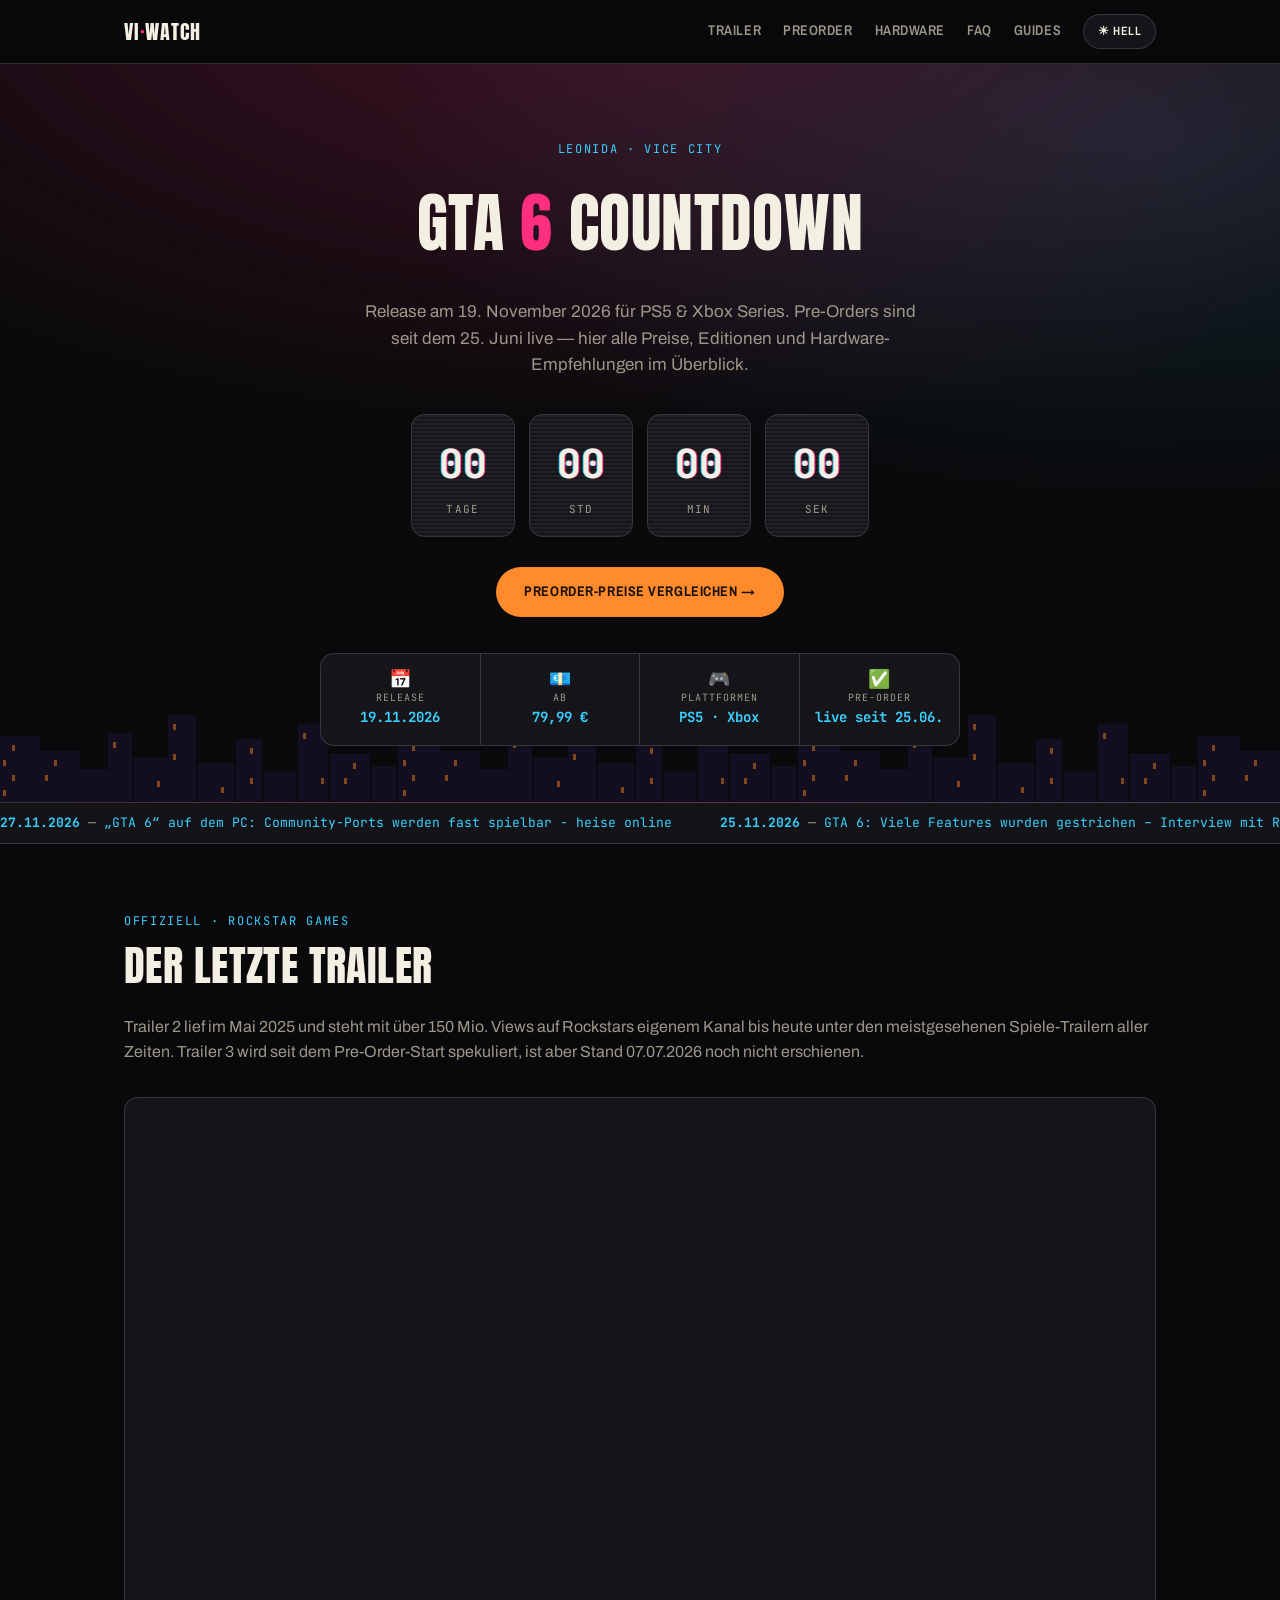
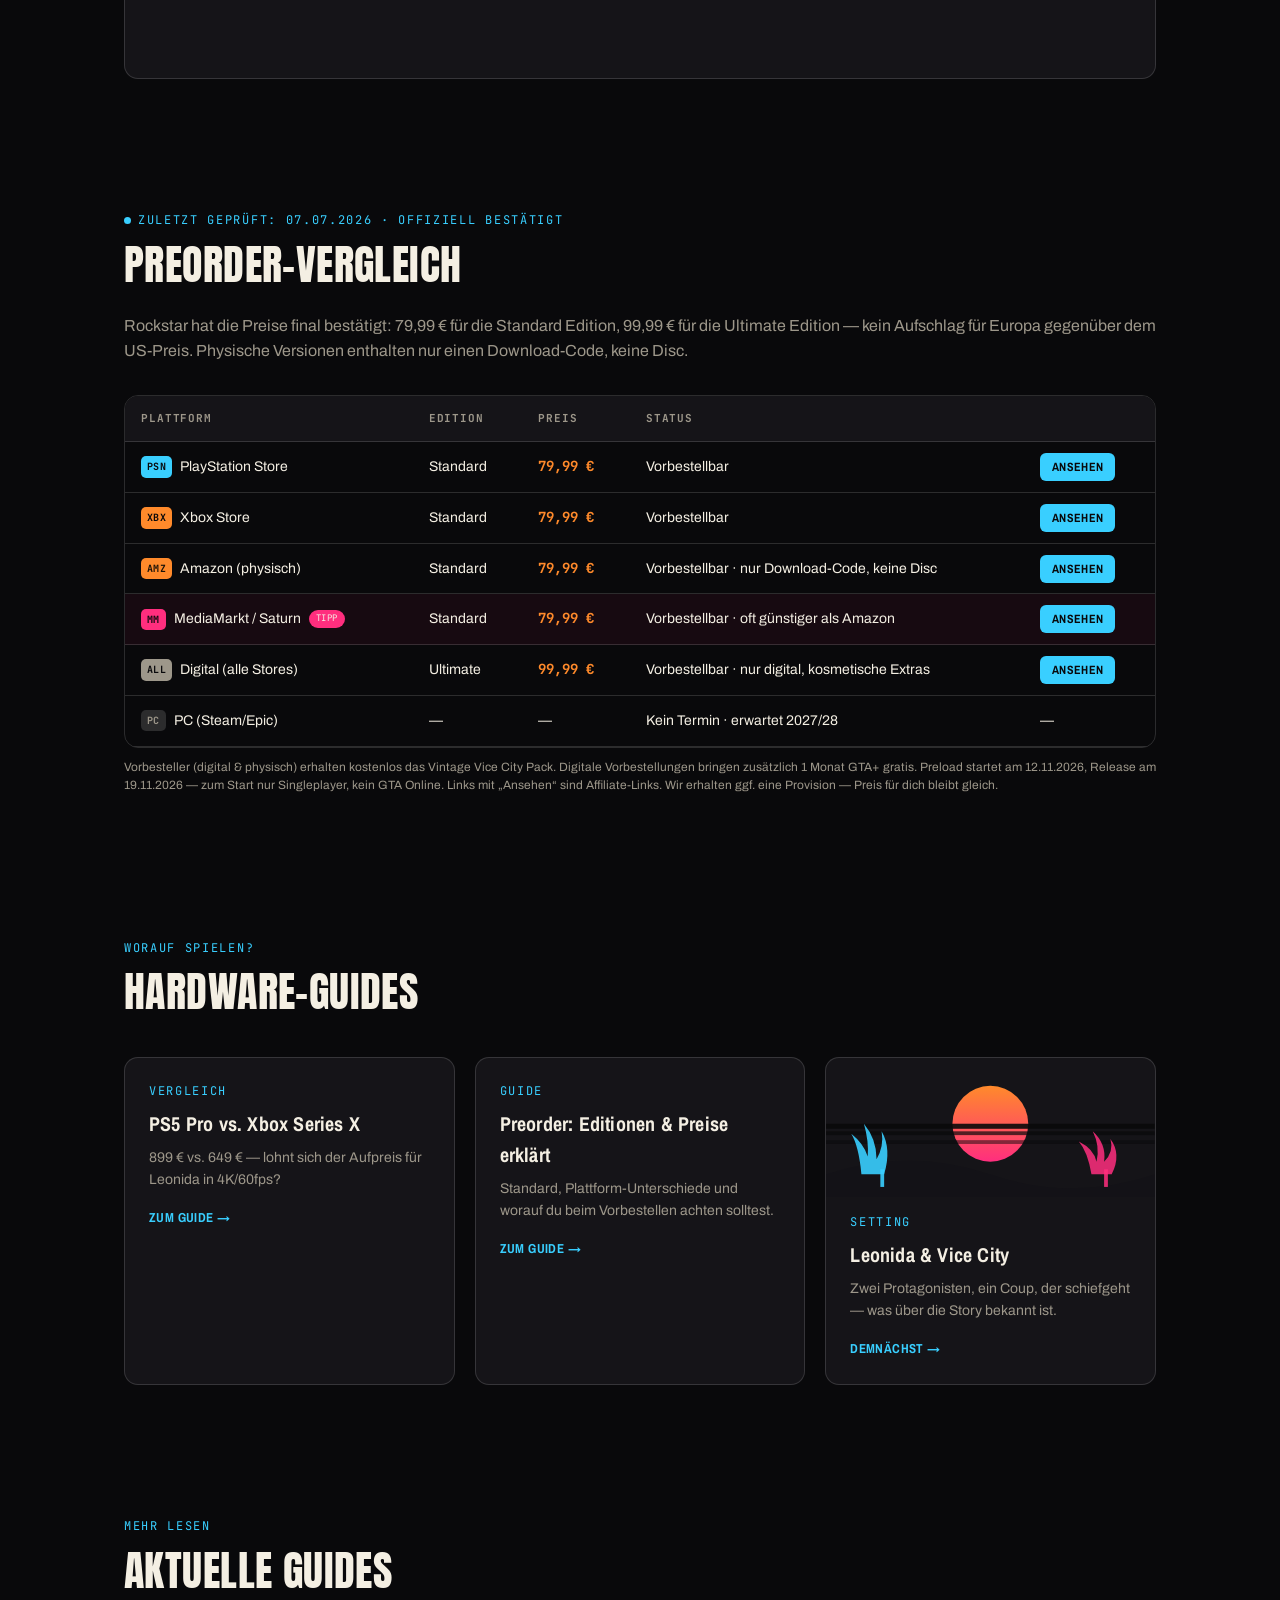
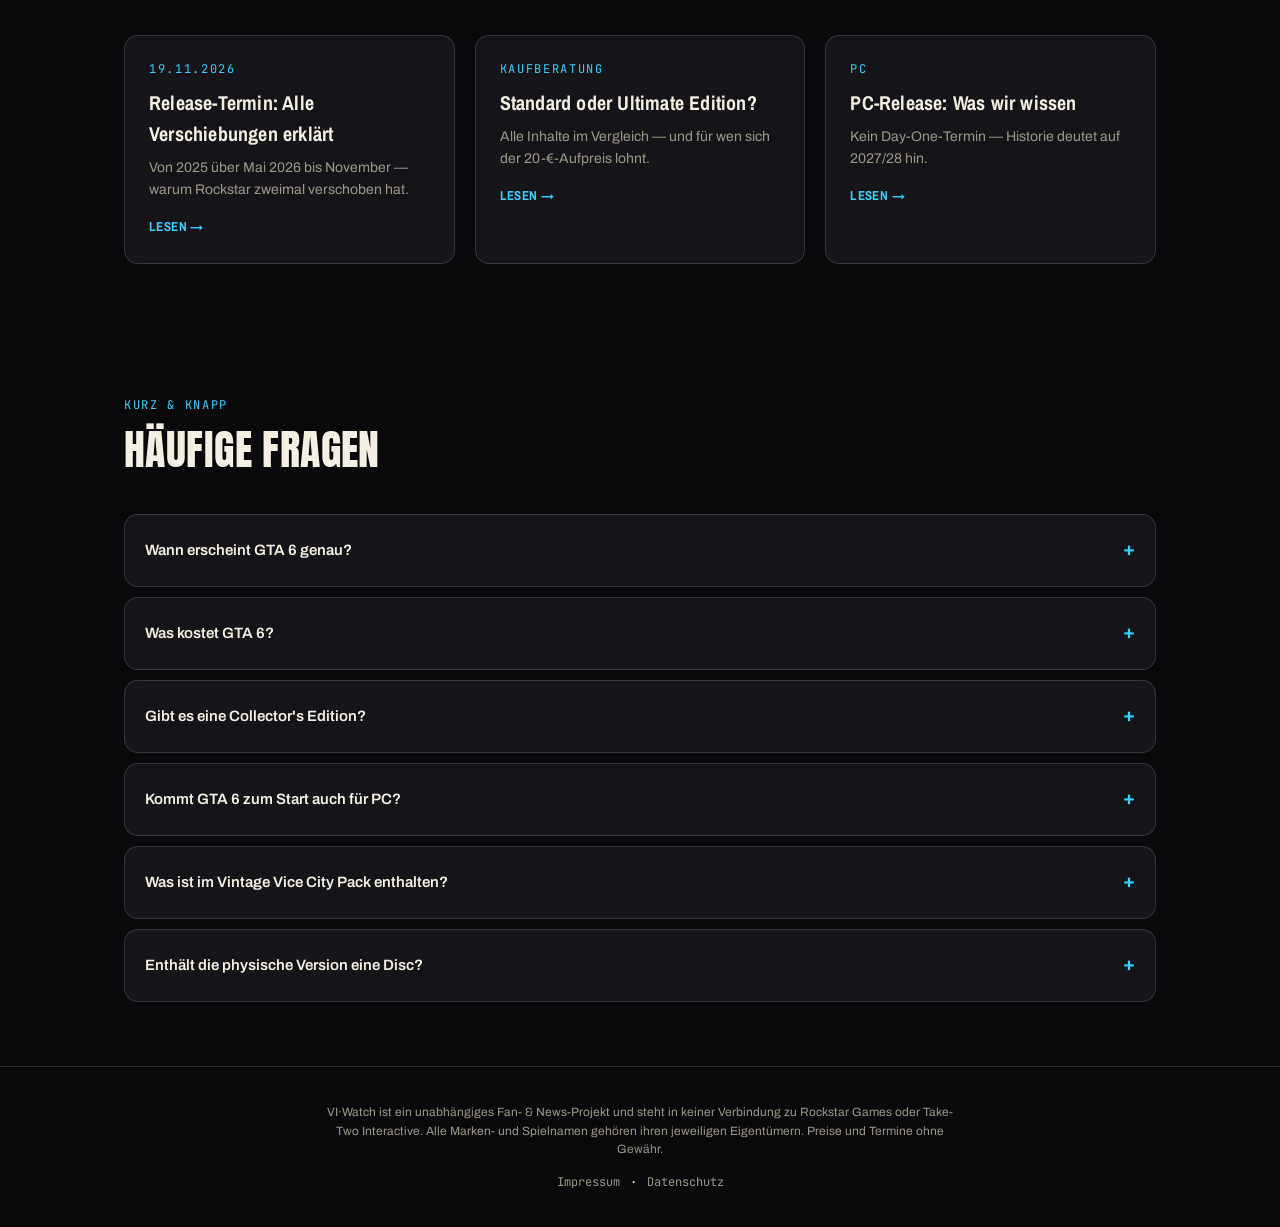
<file: index.html>
<!DOCTYPE html>
<html lang="de">
<head>
<meta charset="UTF-8">
<meta name="viewport" content="width=device-width, initial-scale=1">
<script>(function(){try{var t=localStorage.getItem('viwatch-theme');if(t)document.documentElement.setAttribute('data-theme',t);}catch(e){}})();</script>
<title>GTA 6 Countdown &amp; Preorder-Guide 2026 | VI Watch</title>
<meta name="description" content="Live-Countdown bis zum GTA 6 Release am 19. November 2026, aktuelle Preorder-Preise im Vergleich und Hardware-Guides für PS5 Pro & Xbox Series X.">
<link rel="canonical" href="https://vi-watch.de/">
<link rel="icon" type="image/svg+xml" href="favicon.svg">

<meta property="og:type" content="website">
<meta property="og:url" content="https://vi-watch.de/">
<meta property="og:title" content="GTA 6 Countdown & Preorder-Guide 2026">
<meta property="og:description" content="Live-Countdown bis Release, aktuelle Preorder-Preise im Vergleich und Hardware-Guides für PS5 Pro & Xbox Series X.">
<meta property="og:image" content="https://vi-watch.de/assets/og-image-small_1.png">
<meta name="twitter:card" content="summary_large_image">
<meta name="twitter:title" content="GTA 6 Countdown & Preorder-Guide 2026">
<meta name="twitter:description" content="Live-Countdown bis Release, aktuelle Preorder-Preise im Vergleich und Hardware-Guides.">
<meta name="twitter:image" content="https://vi-watch.de/assets/og-image-small_1.png">

<link rel="preconnect" href="https://fonts.googleapis.com">
<link rel="preconnect" href="https://fonts.gstatic.com" crossorigin>
<link href="https://fonts.googleapis.com/css2?family=Anton&family=Archivo:ital,wght@0,400;0,600;0,700;1,500&family=Archivo+Narrow:wght@500;600;700&family=JetBrains+Mono:wght@500;700&display=swap" rel="stylesheet">
<link rel="stylesheet" href="css/style.css">
<meta name="google-site-verification" content="24-p9pNLSEVLA7XYy8ynx0TkYXEGXsWnKeYws7R5Zsg" />
<!-- Google tag (gtag.js) -->
<script async src="https://www.googletagmanager.com/gtag/js?id=G-PHENVWCTR6"></script>
<script>
  window.dataLayer = window.dataLayer || [];
  function gtag(){dataLayer.push(arguments);}
  gtag('js', new Date());
  gtag('config', 'G-PHENVWCTR6');
</script>
<script type="application/ld+json">
{
  "@context": "https://schema.org",
  "@type": "FAQPage",
  "mainEntity": [
    {"@type":"Question","name":"Wann erscheint GTA 6 genau?","acceptedAnswer":{"@type":"Answer","text":"Der 19. November 2026 ist der bestätigte Release für PS5 und Xbox Series X|S — nach zwei Verschiebungen (ursprünglich 2025, dann Mai 2026)."}},
    {"@type":"Question","name":"Was kostet GTA 6?","acceptedAnswer":{"@type":"Answer","text":"79,99 € für die Standard Edition, 99,99 € für die Ultimate Edition. Kein Aufschlag gegenüber dem US-Preis."}},
    {"@type":"Question","name":"Gibt es eine Collector's Edition?","acceptedAnswer":{"@type":"Answer","text":"Nein. Rockstar bietet ausschließlich Standard und Ultimate Edition an."}},
    {"@type":"Question","name":"Kommt GTA 6 zum Start auch für PC?","acceptedAnswer":{"@type":"Answer","text":"Nein, eine PC-Fassung ist bestätigt aber ohne Termin, erwartet frühestens 2027/2028."}},
    {"@type":"Question","name":"Was ist im Vintage Vice City Pack enthalten?","acceptedAnswer":{"@type":"Answer","text":"Ein Vapid Stanier (1955) mit Garage, Vintage-Outfits für Jason und Lucia sowie eine Waffenfolierung, kostenlos bei Kauf oder Vorbestellung vor dem 20.11.2026."}},
    {"@type":"Question","name":"Enthält die physische Version eine Disc?","acceptedAnswer":{"@type":"Answer","text":"Nein, auch die Box-Version enthält nur einen Download-Code, keinen Datenträger."}}
  ]
}
</script>
</head>
<body>

<nav class="nav">
  <div class="wrap">
    <div class="brand">VI<span>·</span>WATCH</div>
    <ul>
      <li><a href="#trailer">Trailer</a></li>
      <li><a href="#preorder">Preorder</a></li>
      <li><a href="#hardware">Hardware</a></li>
      <li><a href="#faq">FAQ</a></li>
      <li><a href="#guides">Guides</a></li>
      <li><button id="theme-toggle" class="theme-toggle" type="button" aria-label="Zwischen Dark und Light Mode wechseln">☀ Hell</button></li>
    </ul>
  </div>
</nav>

<header class="hero">
  <div class="wrap">
    <span class="eyebrow">Leonida · Vice City</span>
    <h1>GTA <em>6</em> Countdown</h1>
    <p class="sub">Release am 19. November 2026 für PS5 &amp; Xbox Series. Pre-Orders sind seit dem 25. Juni live — hier alle Preise, Editionen und Hardware-Empfehlungen im Überblick.</p>

    <div class="countdown" aria-label="Countdown bis Release">
      <div class="unit"><span class="num" id="cd-days">–</span><span class="label">Tage</span></div>
      <div class="unit"><span class="num" id="cd-hours">–</span><span class="label">Std</span></div>
      <div class="unit"><span class="num" id="cd-mins">–</span><span class="label">Min</span></div>
      <div class="unit"><span class="num" id="cd-secs">–</span><span class="label">Sek</span></div>
    </div>

    <a class="cta" href="#preorder">Preorder-Preise vergleichen →</a>

    <ul class="quickfacts" aria-label="Kurzübersicht">
      <li><span class="qf-ico" aria-hidden="true">📅</span><span class="qf-label">Release</span><span class="qf-val">19.11.2026</span></li>
      <li><span class="qf-ico" aria-hidden="true">💶</span><span class="qf-label">Ab</span><span class="qf-val">79,99 €</span></li>
      <li><span class="qf-ico" aria-hidden="true">🎮</span><span class="qf-label">Plattformen</span><span class="qf-val">PS5 · Xbox</span></li>
      <li><span class="qf-ico" aria-hidden="true">✅</span><span class="qf-label">Pre-Order</span><span class="qf-val">live seit 25.06.</span></li>
    </ul>
  </div>
</header>

<div class="ticker-bar">
  <div class="ticker-track" id="ticker-track">
    <span>Meldungen werden geladen …</span>
  </div>
</div>

<section id="trailer">
  <div class="wrap">
    <div class="section-head">
      <span class="eyebrow">Offiziell · Rockstar Games</span>
      <h2>Der letzte Trailer</h2>
      <p>Trailer 2 lief im Mai 2025 und steht mit über 150 Mio. Views auf Rockstars eigenem Kanal bis heute unter den meistgesehenen Spiele-Trailern aller Zeiten. Trailer 3 wird seit dem Pre-Order-Start spekuliert, ist aber Stand 07.07.2026 noch nicht erschienen.</p>
    </div>
    <div class="video-embed">
      <iframe src="https://www.youtube-nocookie.com/embed/VQRLujxTm3c" title="Grand Theft Auto VI – Trailer 2 (offizieller Rockstar-Games-Kanal)" loading="lazy" allow="accelerometer; autoplay; clipboard-write; encrypted-media; gyroscope; picture-in-picture" allowfullscreen></iframe>
    </div>
  </div>
</section>

<section id="preorder">
  <div class="wrap">
    <div class="section-head">
      <span class="eyebrow"><span class="live-dot" aria-hidden="true"></span>Zuletzt geprüft: 07.07.2026 · offiziell bestätigt</span>
      <h2>Preorder-Vergleich</h2>
      <p>Rockstar hat die Preise final bestätigt: 79,99 € für die Standard Edition, 99,99 € für die Ultimate Edition — kein Aufschlag für Europa gegenüber dem US-Preis. Physische Versionen enthalten nur einen Download-Code, keine Disc.</p>
    </div>
    <div class="table-wrap">
      <table>
        <thead>
          <tr><th>Plattform</th><th>Edition</th><th>Preis</th><th>Status</th><th></th></tr>
        </thead>
        <tbody>
          <tr>
            <td data-label="Plattform"><span class="platform"><span class="badge badge-psn">PSN</span>PlayStation Store</span></td>
            <td data-label="Edition">Standard</td>
            <td data-label="Preis" class="price">79,99 €</td>
            <td data-label="Status">Vorbestellbar</td>
            <td data-label=""><a class="buy" href="https://www.instant-gaming.com/de/15506-buy-playstation-store-grand-theft-auto-vi-playstation-5-playstation-store/?igr=gamer-f0eb34f" rel="sponsored">Ansehen</a></td>
          </tr>
          <tr>
            <td data-label="Plattform"><span class="platform"><span class="badge badge-xbx">XBX</span>Xbox Store</span></td>
            <td data-label="Edition">Standard</td>
            <td data-label="Preis" class="price">79,99 €</td>
            <td data-label="Status">Vorbestellbar</td>
            <td data-label=""><a class="buy" href="https://www.instant-gaming.com/de/15505-buy-xbox-series-x-s-grand-theft-auto-vi-xbox-series-x-s-microsoft-store/?igr=gamer-f0eb34f" rel="sponsored">Ansehen</a></td>
          </tr>
          <tr>
            <td data-label="Plattform"><span class="platform"><span class="badge badge-amz">AMZ</span>Amazon (physisch)</span></td>
            <td data-label="Edition">Standard</td>
            <td data-label="Preis" class="price">79,99 €</td>
            <td data-label="Status">Vorbestellbar · nur Download-Code, keine Disc</td>
            <td data-label=""><a class="buy" href="https://www.amazon.de/dp/B0GZHLKPGL?tag=viwatch21-21" rel="sponsored">Ansehen</a></td>
          </tr>
          <tr class="row-tip">
            <td data-label="Plattform"><span class="platform"><span class="badge badge-mm">MM</span>MediaMarkt / Saturn<span class="tip-pill">Tipp</span></span></td>
            <td data-label="Edition">Standard</td>
            <td data-label="Preis" class="price">79,99 €</td>
            <td data-label="Status">Vorbestellbar · oft günstiger als Amazon</td>
            <td data-label=""><a class="buy" href="#AFF-MM-STD" rel="sponsored">Ansehen</a></td>
          </tr>
          <tr>
            <td data-label="Plattform"><span class="platform"><span class="badge badge-all">ALL</span>Digital (alle Stores)</span></td>
            <td data-label="Edition">Ultimate</td>
            <td data-label="Preis" class="price">99,99 €</td>
            <td data-label="Status">Vorbestellbar · nur digital, kosmetische Extras</td>
            <td data-label=""><a class="buy" href="https://www.instant-gaming.com/de/23072-buy-playstation-store-grand-theft-auto-vi-ultimate-edition-playstation-5-playstation-store/?igr=gamer-f0eb34f" rel="sponsored">Ansehen</a></td>
          </tr>
          <tr>
            <td data-label="Plattform"><span class="platform"><span class="badge badge-pc">PC</span>PC (Steam/Epic)</span></td>
            <td data-label="Edition">—</td>
            <td data-label="Preis">—</td>
            <td data-label="Status">Kein Termin · erwartet 2027/28</td>
            <td data-label="">—</td>
          </tr>
        </tbody>
      </table>
    </div>
    <p class="note">Vorbesteller (digital &amp; physisch) erhalten kostenlos das Vintage Vice City Pack. Digitale Vorbestellungen bringen zusätzlich 1 Monat GTA+ gratis. Preload startet am 12.11.2026, Release am 19.11.2026 — zum Start nur Singleplayer, kein GTA Online. Links mit „Ansehen“ sind Affiliate-Links. Wir erhalten ggf. eine Provision — Preis für dich bleibt gleich.</p>
  </div>
</section>

<section id="hardware">
  <div class="wrap">
    <div class="section-head">
      <span class="eyebrow">Worauf spielen?</span>
      <h2>Hardware-Guides</h2>
    </div>
    <div class="grid">
      <div class="card">
        <span class="eyebrow">Vergleich</span>
        <h3>PS5 Pro vs. Xbox Series X</h3>
        <p>899 € vs. 649 € — lohnt sich der Aufpreis für Leonida in 4K/60fps?</p>
        <a class="more" href="articles/ps5pro-vs-seriesx.html">Zum Guide →</a>
      </div>
      <div class="card">
        <span class="eyebrow">Guide</span>
        <h3>Preorder: Editionen &amp; Preise erklärt</h3>
        <p>Standard, Plattform-Unterschiede und worauf du beim Vorbestellen achten solltest.</p>
        <a class="more" href="articles/preorder-guide.html">Zum Guide →</a>
      </div>
      <div class="card card-scene">
        <svg class="card-art" viewBox="0 0 260 110" xmlns="http://www.w3.org/2000/svg" aria-hidden="true">
          <defs>
            <linearGradient id="sunGrad" x1="0" y1="0" x2="0" y2="1">
              <stop offset="0%" stop-color="var(--amber)"/>
              <stop offset="100%" stop-color="var(--magenta)"/>
            </linearGradient>
          </defs>
          <circle cx="130" cy="52" r="30" fill="url(#sunGrad)"/>
          <rect x="0" y="52" width="260" height="4" fill="var(--bg)" opacity="0.9"/>
          <rect x="0" y="58" width="260" height="3" fill="var(--bg)" opacity="0.7"/>
          <rect x="0" y="65" width="260" height="3" fill="var(--bg)" opacity="0.5"/>
          <path d="M0 92 Q65 70 130 92 T260 92 V110 H0 Z" fill="var(--surface-2)"/>
          <path d="M28 92 Q26 70 20 60 Q30 68 33 78 Q34 66 30 52 Q40 64 40 80 Q46 70 44 58 Q52 72 46 92 Z" fill="var(--cyan)" opacity="0.9"/>
          <rect x="43" y="88" width="3" height="14" fill="var(--cyan)" opacity="0.9"/>
          <path d="M210 92 Q207 74 200 66 Q212 72 214 82 Q217 70 211 58 Q222 68 220 82 Q228 74 225 64 Q234 76 226 92 Z" fill="var(--magenta)" opacity="0.85"/>
          <rect x="220" y="88" width="3" height="14" fill="var(--magenta)" opacity="0.85"/>
        </svg>
        <span class="eyebrow">Setting</span>
        <h3>Leonida &amp; Vice City</h3>
        <p>Zwei Protagonisten, ein Coup, der schiefgeht — was über die Story bekannt ist.</p>
        <a class="more" href="#guides">Demnächst →</a>
      </div>
    </div>
  </div>
</section>

<section id="guides">
  <div class="wrap">
    <div class="section-head">
      <span class="eyebrow">Mehr lesen</span>
      <h2>Aktuelle Guides</h2>
    </div>
    <div class="grid">
      <div class="card">
        <span class="eyebrow">19.11.2026</span>
        <h3>Release-Termin: Alle Verschiebungen erklärt</h3>
        <p>Von 2025 über Mai 2026 bis November — warum Rockstar zweimal verschoben hat.</p>
        <a class="more" href="articles/preorder-guide.html">Lesen →</a>
      </div>
      <div class="card">
        <span class="eyebrow">Kaufberatung</span>
        <h3>Standard oder Ultimate Edition?</h3>
        <p>Alle Inhalte im Vergleich — und für wen sich der 20-€-Aufpreis lohnt.</p>
        <a class="more" href="articles/editionen-vergleich.html">Lesen →</a>
      </div>
      <div class="card">
        <span class="eyebrow">PC</span>
        <h3>PC-Release: Was wir wissen</h3>
        <p>Kein Day-One-Termin — Historie deutet auf 2027/28 hin.</p>
        <a class="more" href="articles/ps5pro-vs-seriesx.html">Lesen →</a>
      </div>
    </div>
  </div>
</section>

<section id="faq">
  <div class="wrap">
    <div class="section-head">
      <span class="eyebrow">Kurz &amp; knapp</span>
      <h2>Häufige Fragen</h2>
    </div>
    <div class="faq-list">
      <details>
        <summary>Wann erscheint GTA 6 genau?</summary>
        <p>Der 19. November 2026 ist der bestätigte Release für PS5 und Xbox Series X|S — nach zwei Verschiebungen (ursprünglich 2025, dann Mai 2026).</p>
      </details>
      <details>
        <summary>Was kostet GTA 6?</summary>
        <p>79,99 € für die Standard Edition, 99,99 € für die Ultimate Edition. Kein Aufschlag gegenüber dem US-Preis, keine versteckte dritte Preisstufe.</p>
      </details>
      <details>
        <summary>Gibt es eine Collector's Edition?</summary>
        <p>Nein. Rockstar bietet ausschließlich Standard und Ultimate an — keine limitierte Sammler-Box mit Merchandise.</p>
      </details>
      <details>
        <summary>Kommt GTA 6 zum Start auch für PC?</summary>
        <p>Nein. Eine PC-Fassung ist zwar bestätigt, aber ohne Termin. Basierend auf GTA V (rund 19 Monate Abstand) rechnen Beobachter frühestens mit 2027/2028.</p>
      </details>
      <details>
        <summary>Was ist im Vintage Vice City Pack enthalten?</summary>
        <p>Ein zweifarbiger Vapid Stanier (1955) mit eigener Garage, Vintage-Outfits für Jason und Lucia sowie eine tropische Waffenfolierung — kostenlos für alle, die vor dem 20.11.2026 kaufen oder vorbestellen.</p>
      </details>
      <details>
        <summary>Enthält die physische Version eine Disc?</summary>
        <p>Nein. Auch die Box-Version enthält nur einen Download-Code, keinen Datenträger. Preload ist ab dem 12. November möglich.</p>
      </details>
    </div>
  </div>
</section>

<footer>
  <div class="wrap">
    <p>VI·Watch ist ein unabhängiges Fan- &amp; News-Projekt und steht in keiner Verbindung zu Rockstar Games oder Take-Two Interactive. Alle Marken- und Spielnamen gehören ihren jeweiligen Eigentümern. Preise und Termine ohne Gewähr.</p>
    <div class="links">
      <a href="impressum.html">Impressum</a>·<a href="datenschutz.html">Datenschutz</a>
    </div>
  </div>
</footer>

<script src="js/app.js"></script>
</body>
</html>
</file>
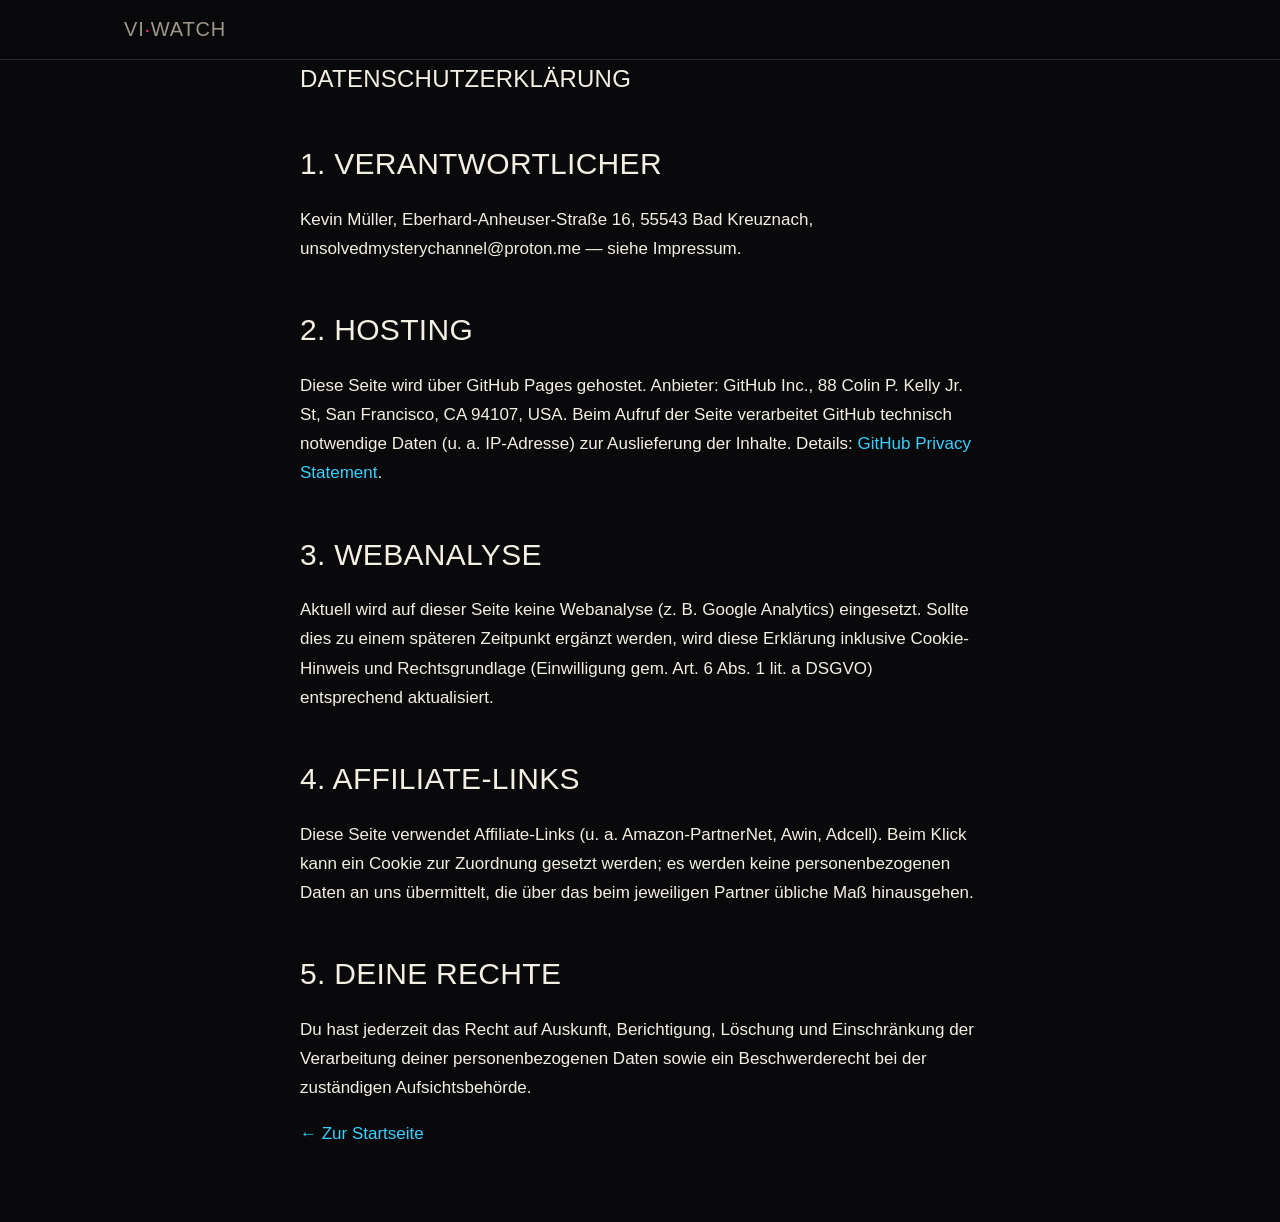
<file: datenschutz.html>
<!DOCTYPE html>
<html lang="de">
<head>
<meta charset="UTF-8">
<meta name="viewport" content="width=device-width, initial-scale=1">
<title>Datenschutzerklärung | VI·Watch</title>
<link rel="icon" type="image/svg+xml" href="favicon.svg">
<link rel="stylesheet" href="css/style.css">
</head>
<body>
<nav class="nav"><div class="wrap"><a class="brand" href="index.html" style="text-decoration:none">VI<span>·</span>WATCH</a></div></nav>

<article class="article wrap">
  <h1>Datenschutzerklärung</h1>

  <h2>1. Verantwortlicher</h2>
  <p>Kevin Müller, Eberhard-Anheuser-Straße 16, 55543 Bad Kreuznach, unsolvedmysterychannel@proton.me — siehe Impressum.</p>

  <h2>2. Hosting</h2>
  <p>Diese Seite wird über GitHub Pages gehostet. Anbieter: GitHub Inc., 88 Colin P. Kelly Jr. St, San Francisco, CA 94107, USA. Beim Aufruf der Seite verarbeitet GitHub technisch notwendige Daten (u. a. IP-Adresse) zur Auslieferung der Inhalte. Details: <a href="https://docs.github.com/de/site-policy/privacy-policies/github-general-privacy-statement" target="_blank" rel="noopener">GitHub Privacy Statement</a>.</p>

  <h2>3. Webanalyse</h2>
  <p>Aktuell wird auf dieser Seite keine Webanalyse (z. B. Google Analytics) eingesetzt. Sollte dies zu einem späteren Zeitpunkt ergänzt werden, wird diese Erklärung inklusive Cookie-Hinweis und Rechtsgrundlage (Einwilligung gem. Art. 6 Abs. 1 lit. a DSGVO) entsprechend aktualisiert.</p>

  <h2>4. Affiliate-Links</h2>
  <p>Diese Seite verwendet Affiliate-Links (u. a. Amazon-PartnerNet, Awin, Adcell). Beim Klick kann ein Cookie zur Zuordnung gesetzt werden; es werden keine personenbezogenen Daten an uns übermittelt, die über das beim jeweiligen Partner übliche Maß hinausgehen.</p>

  <h2>5. Deine Rechte</h2>
  <p>Du hast jederzeit das Recht auf Auskunft, Berichtigung, Löschung und Einschränkung der Verarbeitung deiner personenbezogenen Daten sowie ein Beschwerderecht bei der zuständigen Aufsichtsbehörde.</p>

  <p><a href="index.html">← Zur Startseite</a></p>
</article>
</body>
</html>
</file>
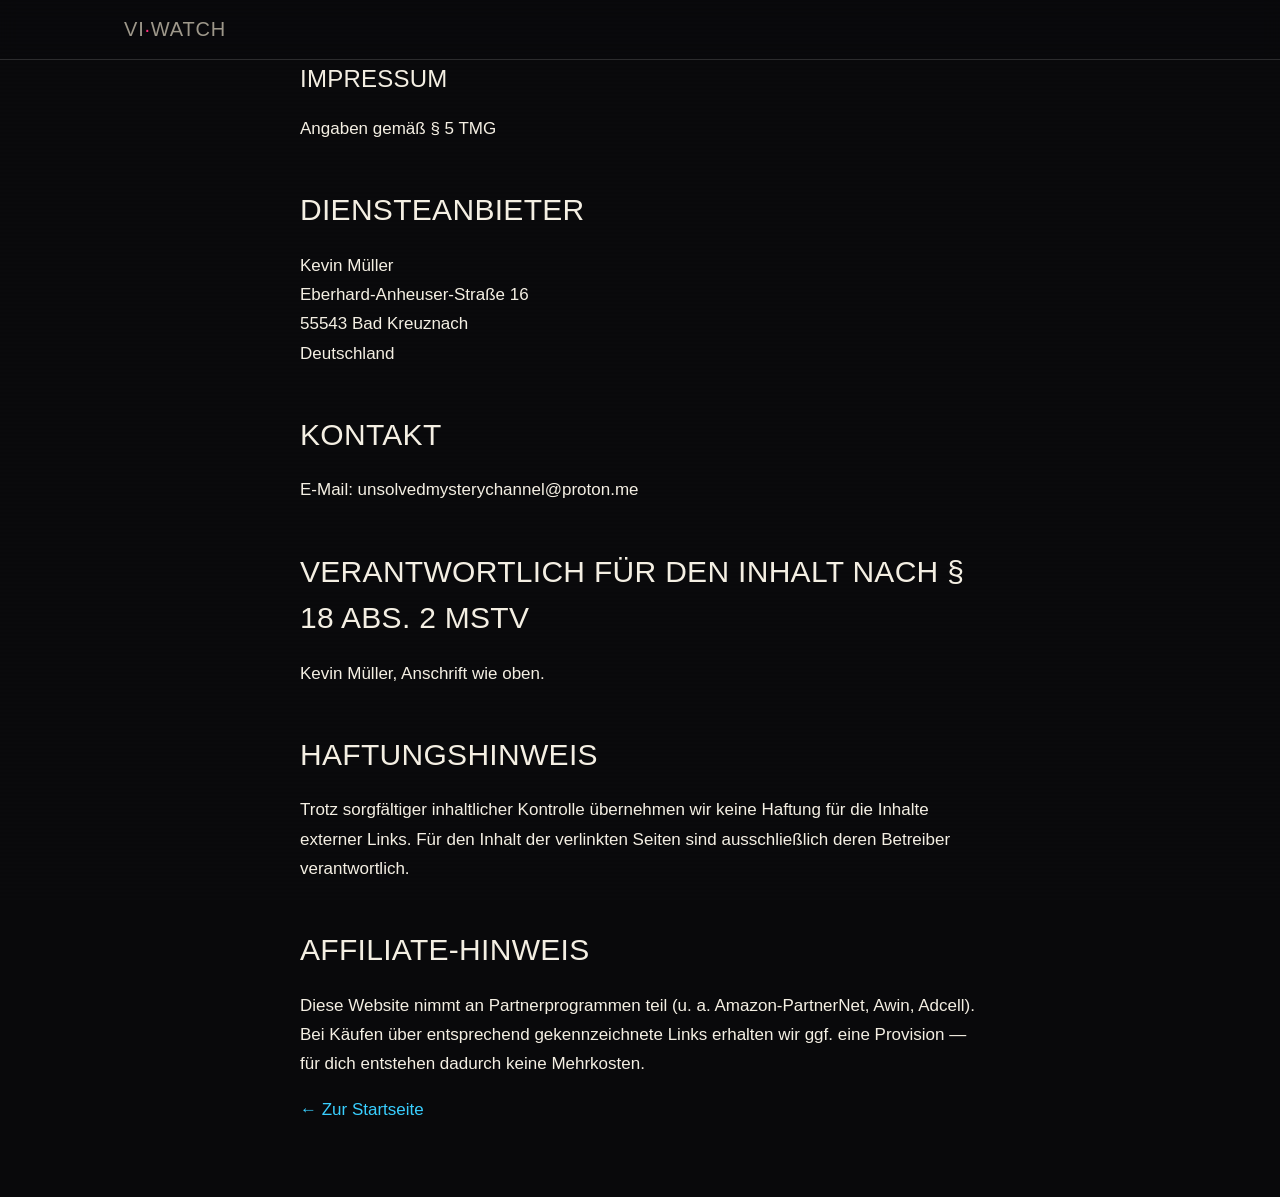
<file: impressum.html>
<!DOCTYPE html>
<html lang="de">
<head>
<meta charset="UTF-8">
<meta name="viewport" content="width=device-width, initial-scale=1">
<title>Impressum | VI·Watch</title>
<link rel="icon" type="image/svg+xml" href="favicon.svg">
<link rel="stylesheet" href="css/style.css">
</head>
<body>
<nav class="nav"><div class="wrap"><a class="brand" href="index.html" style="text-decoration:none">VI<span>·</span>WATCH</a></div></nav>

<article class="article wrap">
  <h1>Impressum</h1>
  <p>Angaben gemäß § 5 TMG</p>

  <h2>Diensteanbieter</h2>
  <p>
    Kevin Müller<br>
    Eberhard-Anheuser-Straße 16<br>
    55543 Bad Kreuznach<br>
    Deutschland
  </p>

  <h2>Kontakt</h2>
  <p>
    E-Mail: unsolvedmysterychannel@proton.me<br>
  </p>

  <h2>Verantwortlich für den Inhalt nach § 18 Abs. 2 MStV</h2>
  <p>Kevin Müller, Anschrift wie oben.</p>

  <h2>Haftungshinweis</h2>
  <p>Trotz sorgfältiger inhaltlicher Kontrolle übernehmen wir keine Haftung für die Inhalte externer Links. Für den Inhalt der verlinkten Seiten sind ausschließlich deren Betreiber verantwortlich.</p>

  <h2>Affiliate-Hinweis</h2>
  <p>Diese Website nimmt an Partnerprogrammen teil (u. a. Amazon-PartnerNet, Awin, Adcell). Bei Käufen über entsprechend gekennzeichnete Links erhalten wir ggf. eine Provision — für dich entstehen dadurch keine Mehrkosten.</p>

  <p><a href="index.html">← Zur Startseite</a></p>
</article>
</body>
</html>
</file>
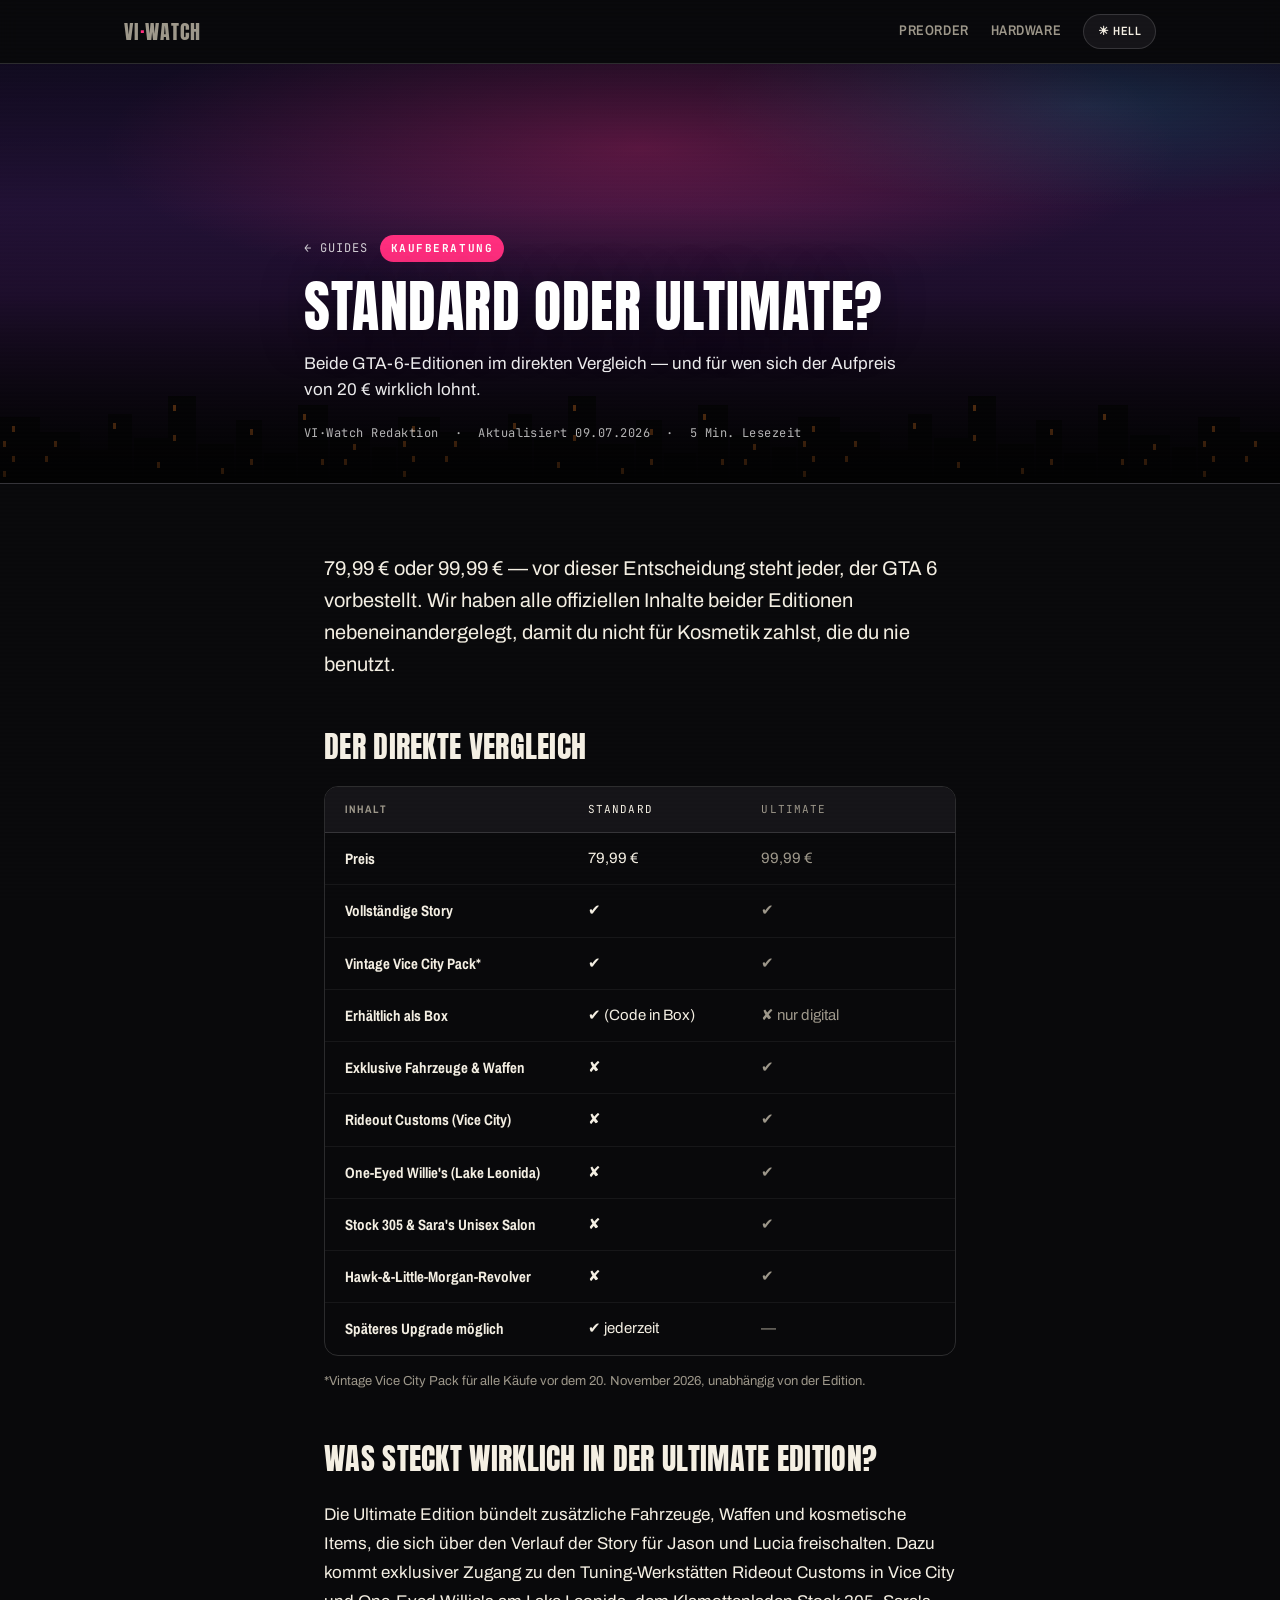
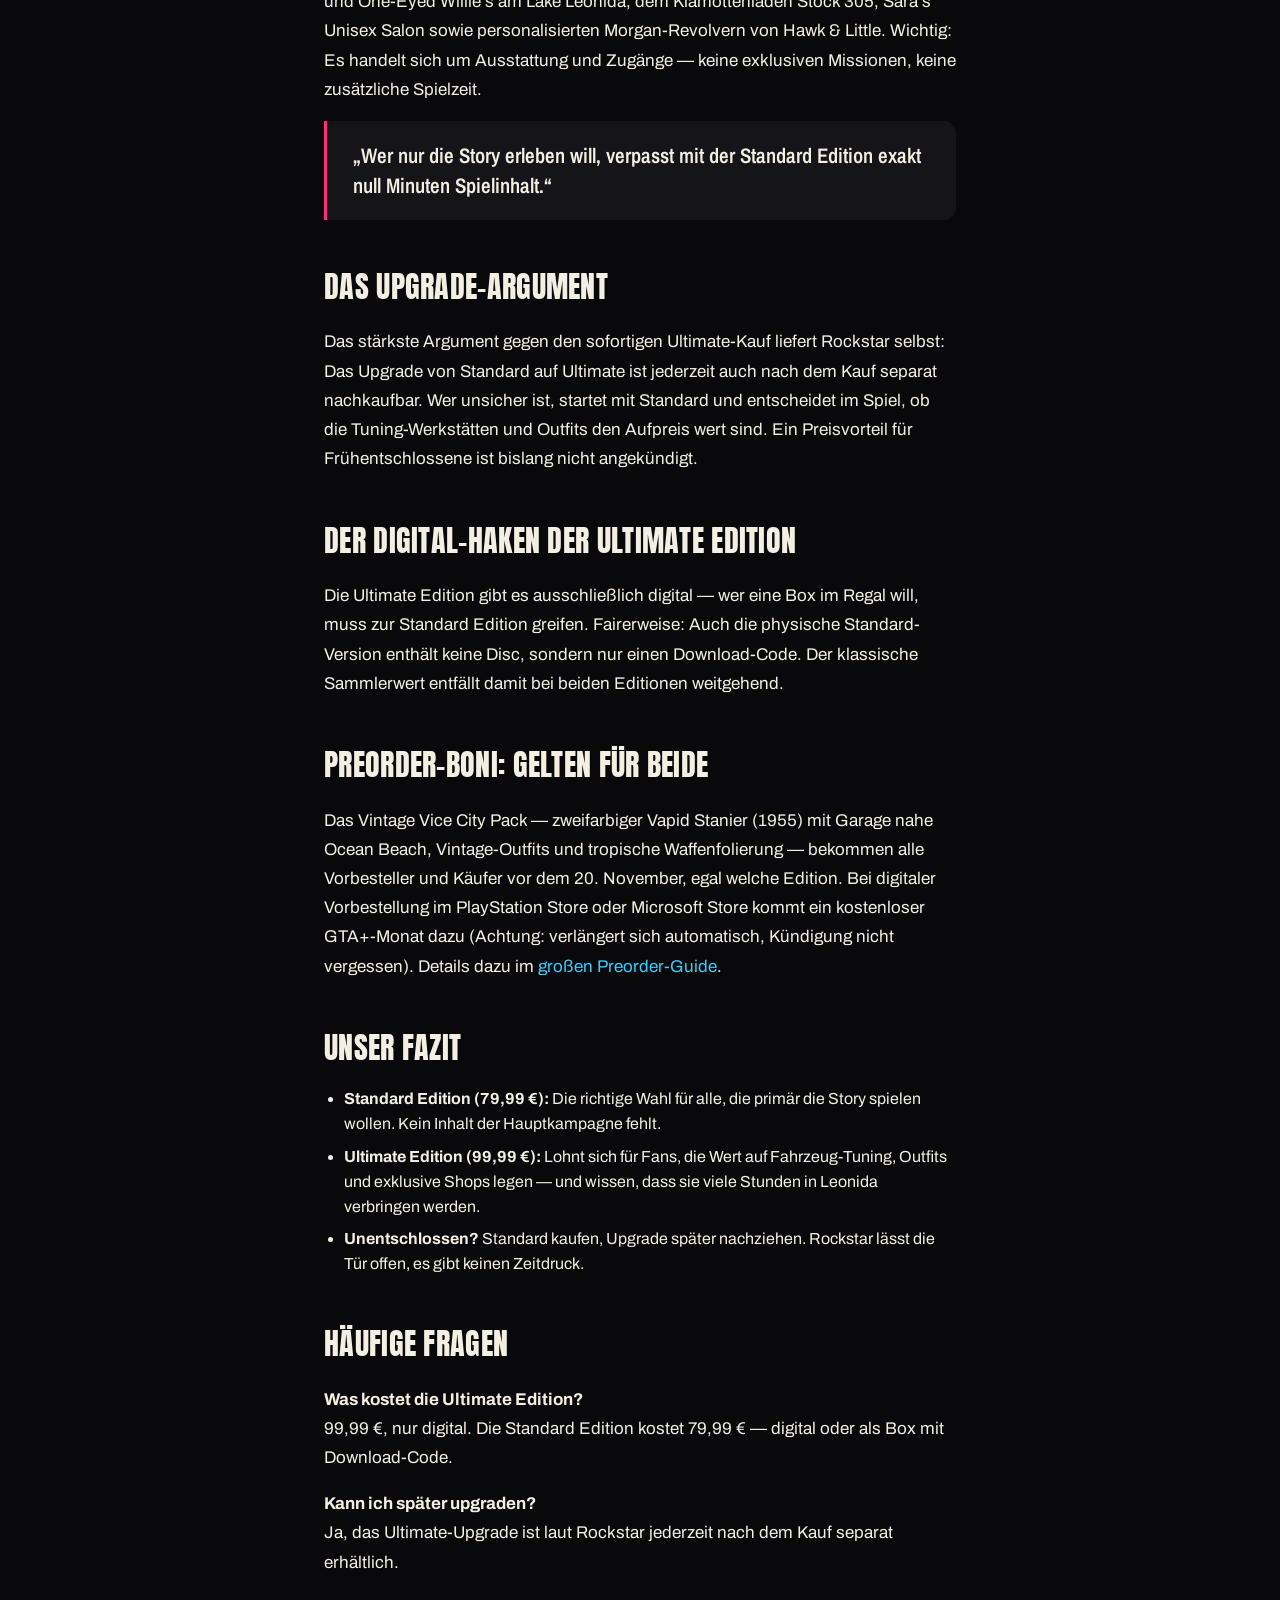
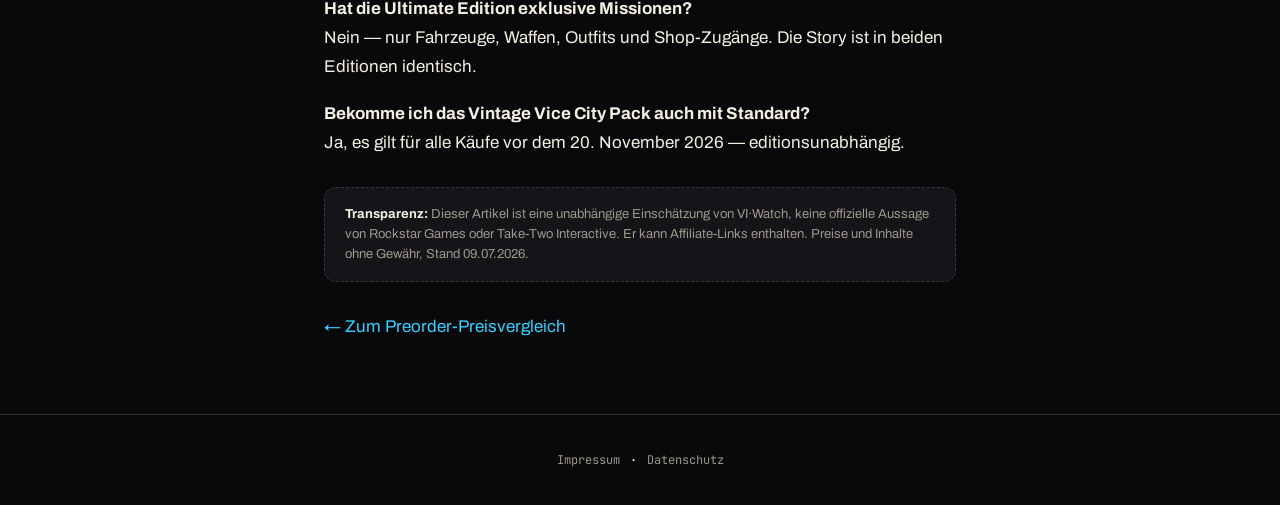
<file: articles/editionen-vergleich.html>
<!DOCTYPE html>
<html lang="de">
<head>
<meta charset="UTF-8">
<meta name="viewport" content="width=device-width, initial-scale=1">
<script>(function(){try{var t=localStorage.getItem('viwatch-theme');if(t)document.documentElement.setAttribute('data-theme',t);}catch(e){}})();</script>
<title>GTA 6: Standard oder Ultimate Edition? Der Vergleich</title>
<meta name="description" content="GTA 6 Standard Edition (79,99 €) vs. Ultimate Edition (99,99 €) im direkten Vergleich: alle Inhalte, Boni und für wen sich der Aufpreis von 20 € wirklich lohnt.">
<link rel="canonical" href="https://vi-watch.de/articles/editionen-vergleich.html">
<link rel="icon" type="image/svg+xml" href="../favicon.svg">
<meta property="og:type" content="article">
<meta property="og:title" content="GTA 6: Standard oder Ultimate Edition? Der Vergleich">
<meta property="og:description" content="Alle Inhalte beider Editionen im Überblick — und für wen sich der 20-€-Aufpreis der Ultimate Edition wirklich lohnt.">
<meta property="og:image" content="https://vi-watch.de/assets/og-image-small_1.png">
<meta name="twitter:card" content="summary_large_image">
<link rel="preconnect" href="https://fonts.googleapis.com">
<link rel="preconnect" href="https://fonts.gstatic.com" crossorigin>
<link href="https://fonts.googleapis.com/css2?family=Anton&family=Archivo:ital,wght@0,400;0,600;0,700;1,500&family=Archivo+Narrow:wght@500;600;700&family=JetBrains+Mono:wght@500;700&display=swap" rel="stylesheet">
<link rel="stylesheet" href="../css/style.css">
<!-- Google tag (gtag.js) -->
<script async src="https://www.googletagmanager.com/gtag/js?id=G-PHENVWCTR6"></script>
<script>
  window.dataLayer = window.dataLayer || [];
  function gtag(){dataLayer.push(arguments);}
  gtag('js', new Date());
  gtag('config', 'G-PHENVWCTR6');
</script>
<script type="application/ld+json">
{
  "@context": "https://schema.org",
  "@type": "FAQPage",
  "mainEntity": [
    {
      "@type": "Question",
      "name": "Was kostet die GTA 6 Ultimate Edition?",
      "acceptedAnswer": {"@type": "Answer", "text": "Die Ultimate Edition kostet 99,99 € und ist ausschließlich digital erhältlich. Die Standard Edition liegt bei 79,99 €."}
    },
    {
      "@type": "Question",
      "name": "Kann ich später von Standard auf Ultimate upgraden?",
      "acceptedAnswer": {"@type": "Answer", "text": "Ja. Laut Rockstar lässt sich das Ultimate-Upgrade jederzeit auch nach dem Kauf separat nachkaufen — es gibt keinen Zeitdruck bei der Entscheidung."}
    },
    {
      "@type": "Question",
      "name": "Enthält die Ultimate Edition exklusive Missionen?",
      "acceptedAnswer": {"@type": "Answer", "text": "Nein. Die Ultimate-Inhalte sind Fahrzeuge, Waffen, Outfits und exklusiver Zugang zu bestimmten Shops und Werkstätten — keine separaten Story-Missionen."}
    },
    {
      "@type": "Question",
      "name": "Bekomme ich das Vintage Vice City Pack in beiden Editionen?",
      "acceptedAnswer": {"@type": "Answer", "text": "Ja. Das Vintage Vice City Pack erhalten alle, die vor dem 20. November 2026 kaufen oder vorbestellen — unabhängig von der Edition."}
    }
  ]
}
</script>
</head>
<body>

<nav class="nav">
  <div class="wrap">
    <a class="brand" href="../index.html" style="text-decoration:none">VI<span>·</span>WATCH</a>
    <ul>
      <li><a href="../index.html#preorder">Preorder</a></li>
      <li><a href="../index.html#hardware">Hardware</a></li>
      <li><button id="theme-toggle" class="theme-toggle" type="button" aria-label="Zwischen Dark und Light Mode wechseln">☀ Hell</button></li>
    </ul>
  </div>
</nav>

<header class="article-hero">
  <div class="scene skyline-bg"></div>
  <div class="fade"></div>
  <div class="inner">
    <div class="crumbs">
      <a href="../index.html#guides">← Guides</a>
      <span class="tag">Kaufberatung</span>
    </div>
    <h1>Standard oder Ultimate?</h1>
    <p class="dek">Beide GTA-6-Editionen im direkten Vergleich — und für wen sich der Aufpreis von 20 € wirklich lohnt.</p>
    <div class="meta-row"><span>VI·Watch Redaktion</span><span>·</span><span>Aktualisiert 09.07.2026</span><span>·</span><span>5 Min. Lesezeit</span></div>
  </div>
</header>

<article class="article">
  <div class="wrap-inner">
    <p class="lede">79,99 € oder 99,99 € — vor dieser Entscheidung steht jeder, der GTA 6 vorbestellt. Wir haben alle offiziellen Inhalte beider Editionen nebeneinandergelegt, damit du nicht für Kosmetik zahlst, die du nie benutzt.</p>

    <h2>Der direkte Vergleich</h2>
    <div class="spec-table">
      <div class="row head"><span class="label">Inhalt</span><span class="a">Standard</span><span class="b">Ultimate</span></div>
      <div class="row"><span class="label">Preis</span><span class="a">79,99 €</span><span class="b">99,99 €</span></div>
      <div class="row"><span class="label">Vollständige Story</span><span class="a">✔</span><span class="b">✔</span></div>
      <div class="row"><span class="label">Vintage Vice City Pack*</span><span class="a">✔</span><span class="b">✔</span></div>
      <div class="row"><span class="label">Erhältlich als Box</span><span class="a">✔ (Code in Box)</span><span class="b">✘ nur digital</span></div>
      <div class="row"><span class="label">Exklusive Fahrzeuge &amp; Waffen</span><span class="a">✘</span><span class="b">✔</span></div>
      <div class="row"><span class="label">Rideout Customs (Vice City)</span><span class="a">✘</span><span class="b">✔</span></div>
      <div class="row"><span class="label">One-Eyed Willie's (Lake Leonida)</span><span class="a">✘</span><span class="b">✔</span></div>
      <div class="row"><span class="label">Stock 305 &amp; Sara's Unisex Salon</span><span class="a">✘</span><span class="b">✔</span></div>
      <div class="row"><span class="label">Hawk-&amp;-Little-Morgan-Revolver</span><span class="a">✘</span><span class="b">✔</span></div>
      <div class="row"><span class="label">Späteres Upgrade möglich</span><span class="a">✔ jederzeit</span><span class="b">—</span></div>
    </div>
    <p style="font-size:13px;color:var(--text-dim);margin-top:-14px;">*Vintage Vice City Pack für alle Käufe vor dem 20. November 2026, unabhängig von der Edition.</p>

    <h2>Was steckt wirklich in der Ultimate Edition?</h2>
    <p>Die Ultimate Edition bündelt zusätzliche Fahrzeuge, Waffen und kosmetische Items, die sich über den Verlauf der Story für Jason und Lucia freischalten. Dazu kommt exklusiver Zugang zu den Tuning-Werkstätten Rideout Customs in Vice City und One-Eyed Willie's am Lake Leonida, dem Klamottenladen Stock 305, Sara's Unisex Salon sowie personalisierten Morgan-Revolvern von Hawk &amp; Little. Wichtig: Es handelt sich um Ausstattung und Zugänge — keine exklusiven Missionen, keine zusätzliche Spielzeit.</p>

    <blockquote class="pullquote">„Wer nur die Story erleben will, verpasst mit der Standard Edition exakt null Minuten Spielinhalt.“</blockquote>

    <h2>Das Upgrade-Argument</h2>
    <p>Das stärkste Argument gegen den sofortigen Ultimate-Kauf liefert Rockstar selbst: Das Upgrade von Standard auf Ultimate ist jederzeit auch nach dem Kauf separat nachkaufbar. Wer unsicher ist, startet mit Standard und entscheidet im Spiel, ob die Tuning-Werkstätten und Outfits den Aufpreis wert sind. Ein Preisvorteil für Frühentschlossene ist bislang nicht angekündigt.</p>

    <h2>Der Digital-Haken der Ultimate Edition</h2>
    <p>Die Ultimate Edition gibt es ausschließlich digital — wer eine Box im Regal will, muss zur Standard Edition greifen. Fairerweise: Auch die physische Standard-Version enthält keine Disc, sondern nur einen Download-Code. Der klassische Sammlerwert entfällt damit bei beiden Editionen weitgehend.</p>

    <h2>Preorder-Boni: gelten für beide</h2>
    <p>Das Vintage Vice City Pack — zweifarbiger Vapid Stanier (1955) mit Garage nahe Ocean Beach, Vintage-Outfits und tropische Waffenfolierung — bekommen alle Vorbesteller und Käufer vor dem 20. November, egal welche Edition. Bei digitaler Vorbestellung im PlayStation Store oder Microsoft Store kommt ein kostenloser GTA+-Monat dazu (Achtung: verlängert sich automatisch, Kündigung nicht vergessen). Details dazu im <a href="preorder-guide.html">großen Preorder-Guide</a>.</p>

    <h2>Unser Fazit</h2>
    <ul style="color:var(--text);padding-left:20px;">
      <li style="margin-bottom:8px;"><strong>Standard Edition (79,99 €):</strong> Die richtige Wahl für alle, die primär die Story spielen wollen. Kein Inhalt der Hauptkampagne fehlt.</li>
      <li style="margin-bottom:8px;"><strong>Ultimate Edition (99,99 €):</strong> Lohnt sich für Fans, die Wert auf Fahrzeug-Tuning, Outfits und exklusive Shops legen — und wissen, dass sie viele Stunden in Leonida verbringen werden.</li>
      <li><strong>Unentschlossen?</strong> Standard kaufen, Upgrade später nachziehen. Rockstar lässt die Tür offen, es gibt keinen Zeitdruck.</li>
    </ul>

    <h2>Häufige Fragen</h2>
    <p><strong>Was kostet die Ultimate Edition?</strong><br>99,99 €, nur digital. Die Standard Edition kostet 79,99 € — digital oder als Box mit Download-Code.</p>
    <p><strong>Kann ich später upgraden?</strong><br>Ja, das Ultimate-Upgrade ist laut Rockstar jederzeit nach dem Kauf separat erhältlich.</p>
    <p><strong>Hat die Ultimate Edition exklusive Missionen?</strong><br>Nein — nur Fahrzeuge, Waffen, Outfits und Shop-Zugänge. Die Story ist in beiden Editionen identisch.</p>
    <p><strong>Bekomme ich das Vintage Vice City Pack auch mit Standard?</strong><br>Ja, es gilt für alle Käufe vor dem 20. November 2026 — editionsunabhängig.</p>

    <div class="disclaimer-box">
      <strong>Transparenz:</strong> Dieser Artikel ist eine unabhängige Einschätzung von VI·Watch, keine offizielle Aussage von Rockstar Games oder Take-Two Interactive. Er kann Affiliate-Links enthalten. Preise und Inhalte ohne Gewähr, Stand 09.07.2026.
    </div>

    <p><a href="../index.html#preorder">← Zum Preorder-Preisvergleich</a></p>
  </div>
</article>

<footer>
  <div class="wrap">
    <div class="links"><a href="../impressum.html">Impressum</a>·<a href="../datenschutz.html">Datenschutz</a></div>
  </div>
</footer>

<script src="../js/app.js"></script>
</body>
</html>
</file>
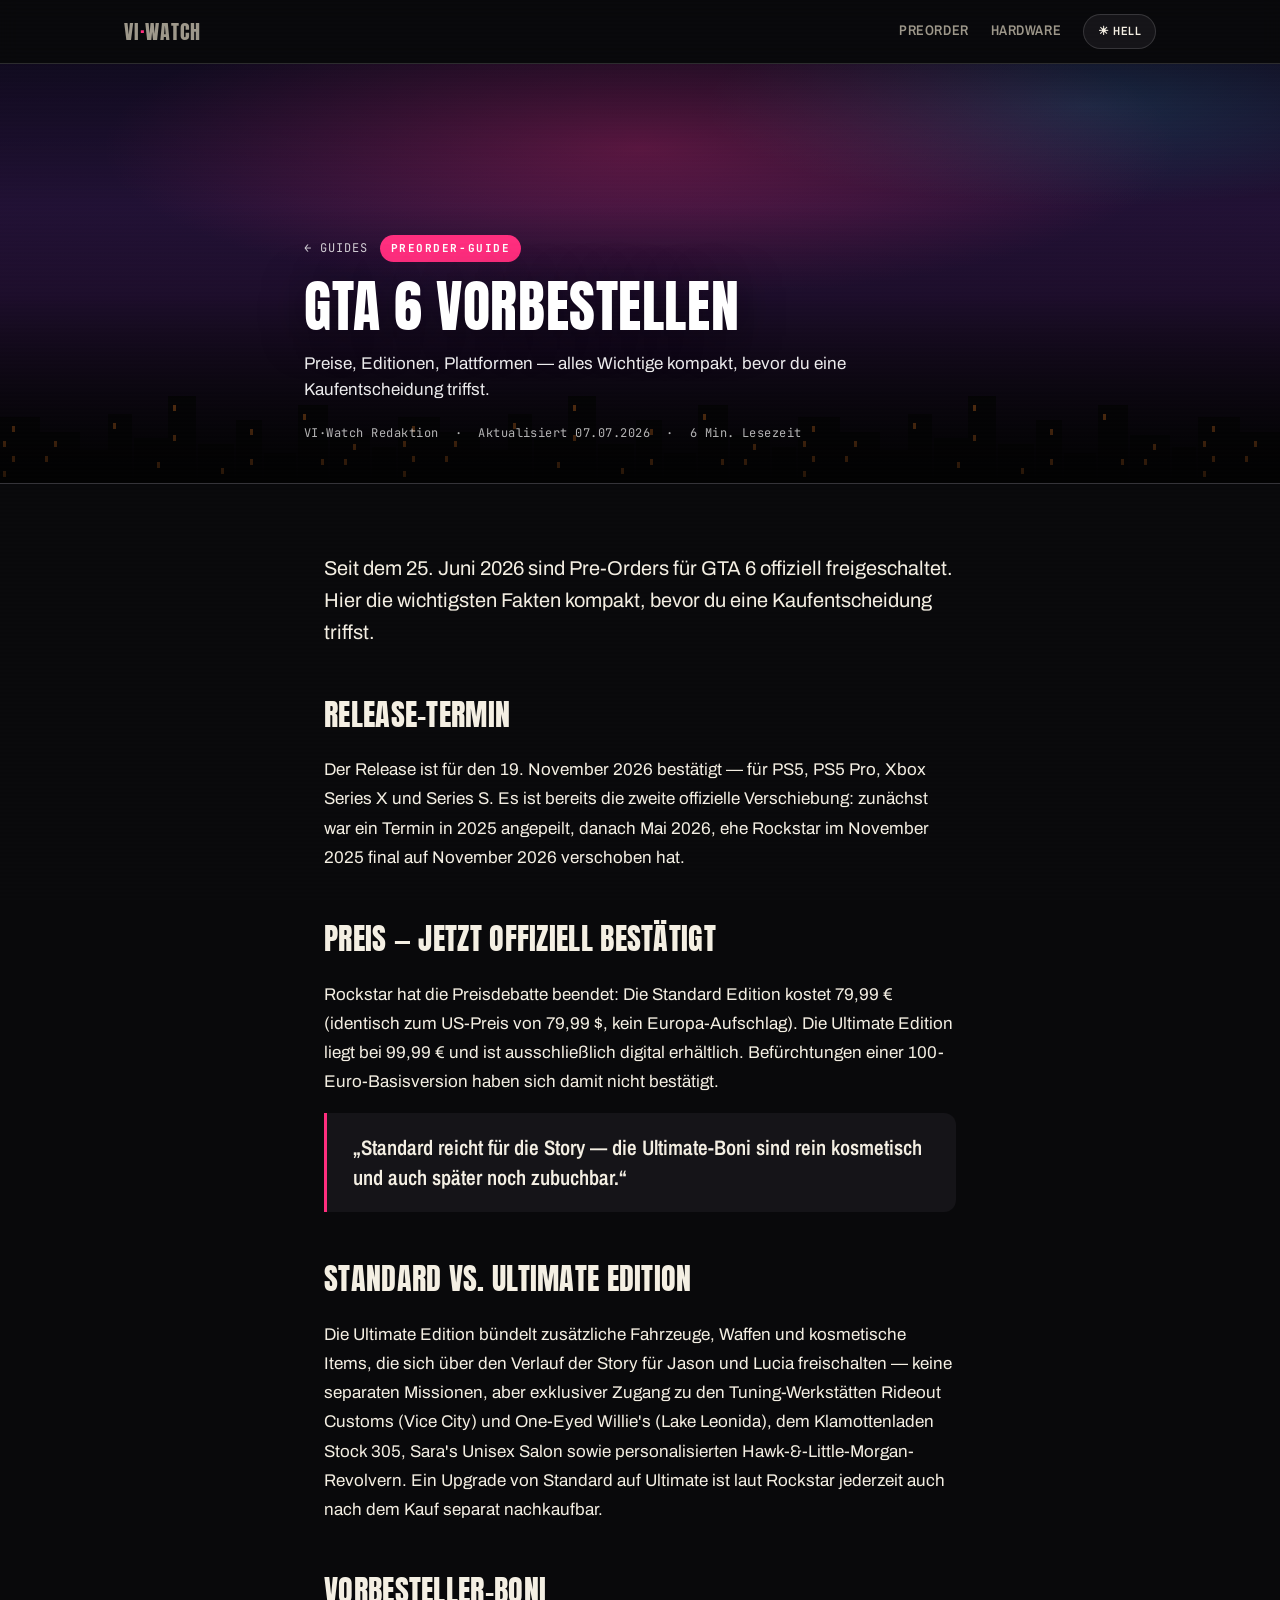
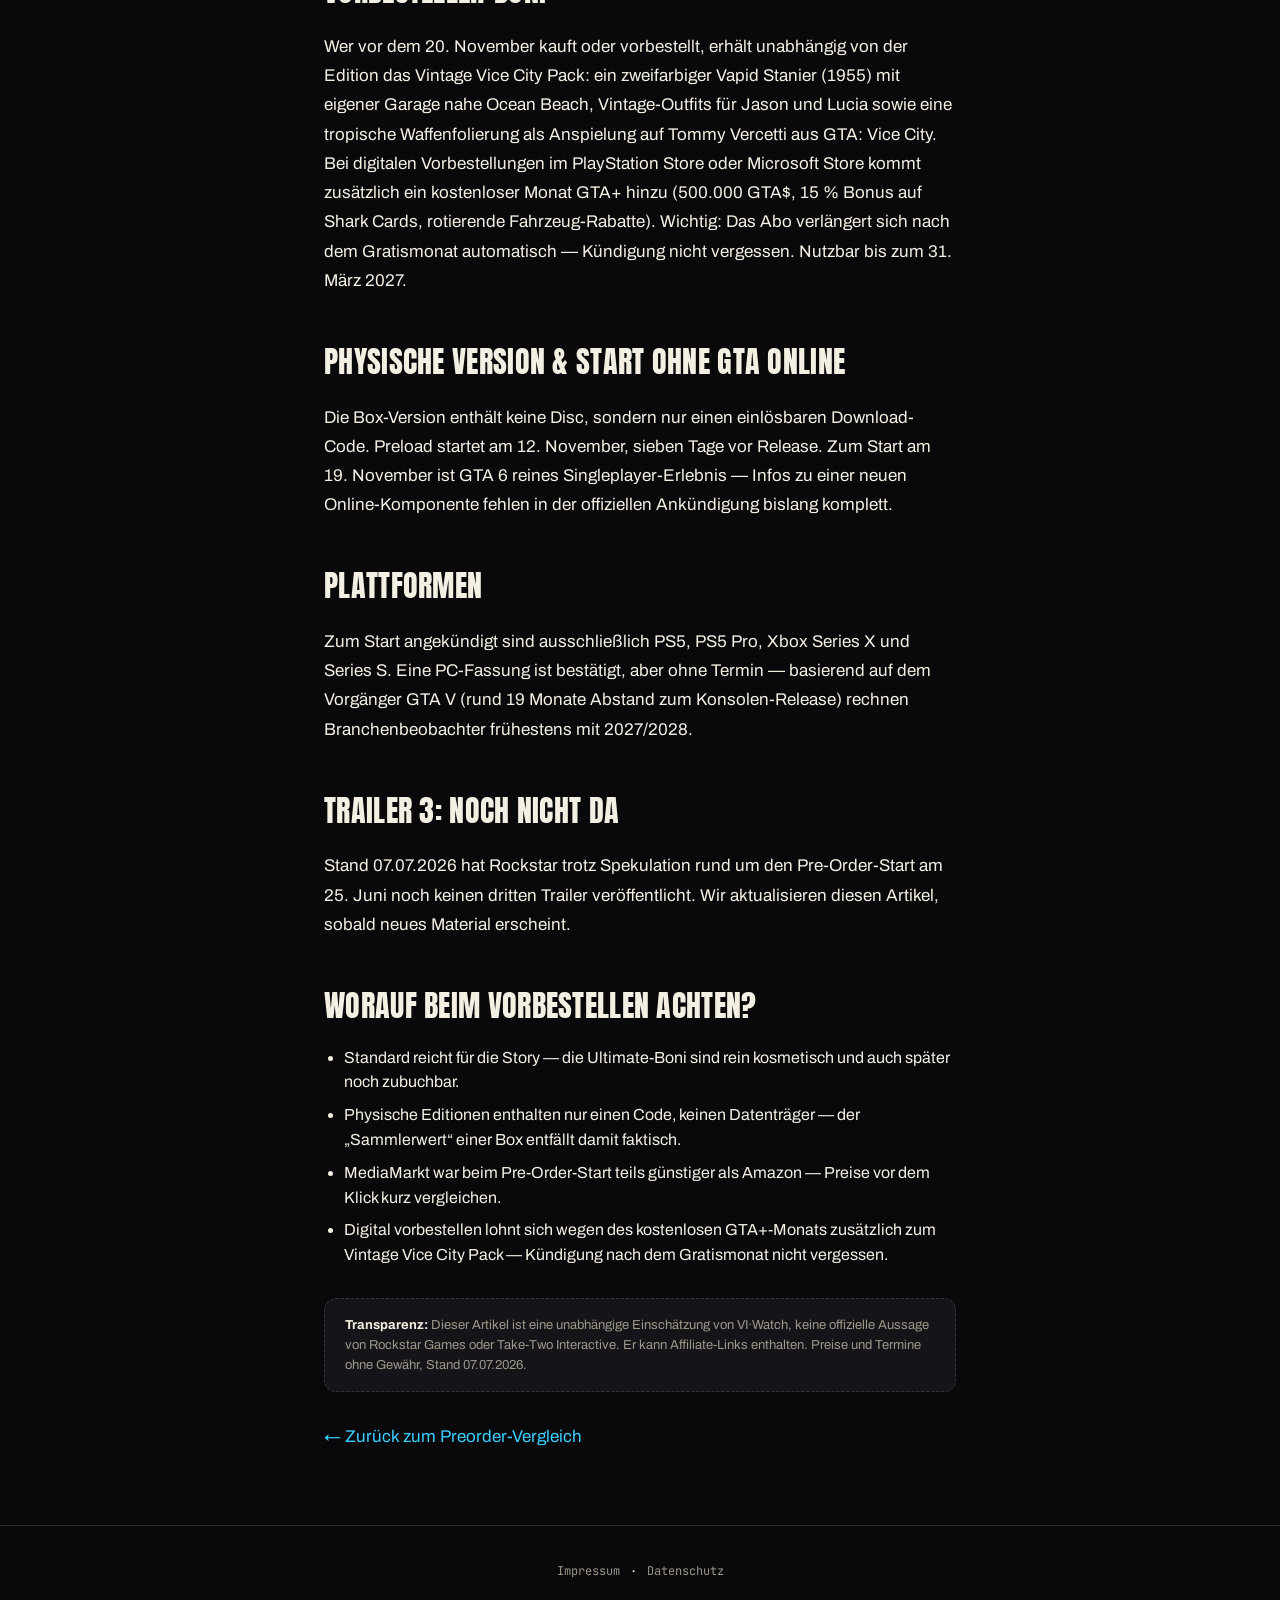
<file: articles/preorder-guide.html>
<!DOCTYPE html>
<html lang="de">
<head>
<meta charset="UTF-8">
<meta name="viewport" content="width=device-width, initial-scale=1">
<script>(function(){try{var t=localStorage.getItem('viwatch-theme');if(t)document.documentElement.setAttribute('data-theme',t);}catch(e){}})();</script>
<title>GTA 6 Preorder-Guide: Preise, Editionen, Plattformen</title>
<meta name="description" content="Alles zum GTA 6 Preorder: bestätigter Preis 79,99 €, Plattformen, Release-Verschiebungen und worauf du beim Vorbestellen achten solltest.">
<link rel="canonical" href="https://vi-watch.de/articles/preorder-guide.html">
<link rel="icon" type="image/svg+xml" href="../favicon.svg">
<meta property="og:type" content="article">
<meta property="og:title" content="GTA 6 Preorder-Guide: Preise, Editionen, Plattformen">
<meta property="og:description" content="Alles zum GTA 6 Preorder: bestätigter Preis 79,99 €, Plattformen, Release-Verschiebungen und worauf du beim Vorbestellen achten solltest.">
<meta property="og:image" content="https://vi-watch.de/assets/og-image-small_1.png">
<meta name="twitter:card" content="summary_large_image">
<link rel="preconnect" href="https://fonts.googleapis.com">
<link rel="preconnect" href="https://fonts.gstatic.com" crossorigin>
<link href="https://fonts.googleapis.com/css2?family=Anton&family=Archivo:ital,wght@0,400;0,600;0,700;1,500&family=Archivo+Narrow:wght@500;600;700&family=JetBrains+Mono:wght@500;700&display=swap" rel="stylesheet">
<link rel="stylesheet" href="../css/style.css">
<!-- Google tag (gtag.js) -->
<script async src="https://www.googletagmanager.com/gtag/js?id=G-PHENVWCTR6"></script>
<script>
  window.dataLayer = window.dataLayer || [];
  function gtag(){dataLayer.push(arguments);}
  gtag('js', new Date());
  gtag('config', 'G-PHENVWCTR6');
</script>
</head>
<body>

<nav class="nav">
  <div class="wrap">
    <a class="brand" href="../index.html" style="text-decoration:none">VI<span>·</span>WATCH</a>
    <ul>
      <li><a href="../index.html#preorder">Preorder</a></li>
      <li><a href="../index.html#hardware">Hardware</a></li>
      <li><button id="theme-toggle" class="theme-toggle" type="button" aria-label="Zwischen Dark und Light Mode wechseln">☀ Hell</button></li>
    </ul>
  </div>
</nav>

<header class="article-hero">
  <div class="scene skyline-bg"></div>
  <div class="fade"></div>
  <div class="inner">
    <div class="crumbs">
      <a href="../index.html#preorder">← Guides</a>
      <span class="tag">Preorder-Guide</span>
    </div>
    <h1>GTA 6 vorbestellen</h1>
    <p class="dek">Preise, Editionen, Plattformen — alles Wichtige kompakt, bevor du eine Kaufentscheidung triffst.</p>
    <div class="meta-row"><span>VI·Watch Redaktion</span><span>·</span><span>Aktualisiert 07.07.2026</span><span>·</span><span>6 Min. Lesezeit</span></div>
  </div>
</header>

<article class="article">
  <div class="wrap-inner">
    <p class="lede">Seit dem 25. Juni 2026 sind Pre-Orders für GTA 6 offiziell freigeschaltet. Hier die wichtigsten Fakten kompakt, bevor du eine Kaufentscheidung triffst.</p>

    <h2>Release-Termin</h2>
    <p>Der Release ist für den 19. November 2026 bestätigt — für PS5, PS5 Pro, Xbox Series X und Series S. Es ist bereits die zweite offizielle Verschiebung: zunächst war ein Termin in 2025 angepeilt, danach Mai 2026, ehe Rockstar im November 2025 final auf November 2026 verschoben hat.</p>

    <h2>Preis — jetzt offiziell bestätigt</h2>
    <p>Rockstar hat die Preisdebatte beendet: Die Standard Edition kostet 79,99 € (identisch zum US-Preis von 79,99 $, kein Europa-Aufschlag). Die Ultimate Edition liegt bei 99,99 € und ist ausschließlich digital erhältlich. Befürchtungen einer 100-Euro-Basisversion haben sich damit nicht bestätigt.</p>

    <blockquote class="pullquote">„Standard reicht für die Story — die Ultimate-Boni sind rein kosmetisch und auch später noch zubuchbar.“</blockquote>

    <h2>Standard vs. Ultimate Edition</h2>
    <p>Die Ultimate Edition bündelt zusätzliche Fahrzeuge, Waffen und kosmetische Items, die sich über den Verlauf der Story für Jason und Lucia freischalten — keine separaten Missionen, aber exklusiver Zugang zu den Tuning-Werkstätten Rideout Customs (Vice City) und One-Eyed Willie's (Lake Leonida), dem Klamottenladen Stock 305, Sara's Unisex Salon sowie personalisierten Hawk-&amp;-Little-Morgan-Revolvern. Ein Upgrade von Standard auf Ultimate ist laut Rockstar jederzeit auch nach dem Kauf separat nachkaufbar.</p>

    <h2>Vorbesteller-Boni</h2>
    <p>Wer vor dem 20. November kauft oder vorbestellt, erhält unabhängig von der Edition das Vintage Vice City Pack: ein zweifarbiger Vapid Stanier (1955) mit eigener Garage nahe Ocean Beach, Vintage-Outfits für Jason und Lucia sowie eine tropische Waffenfolierung als Anspielung auf Tommy Vercetti aus GTA: Vice City. Bei digitalen Vorbestellungen im PlayStation Store oder Microsoft Store kommt zusätzlich ein kostenloser Monat GTA+ hinzu (500.000 GTA$, 15 % Bonus auf Shark Cards, rotierende Fahrzeug-Rabatte). Wichtig: Das Abo verlängert sich nach dem Gratismonat automatisch — Kündigung nicht vergessen. Nutzbar bis zum 31. März 2027.</p>

    <h2>Physische Version &amp; Start ohne GTA Online</h2>
    <p>Die Box-Version enthält keine Disc, sondern nur einen einlösbaren Download-Code. Preload startet am 12. November, sieben Tage vor Release. Zum Start am 19. November ist GTA 6 reines Singleplayer-Erlebnis — Infos zu einer neuen Online-Komponente fehlen in der offiziellen Ankündigung bislang komplett.</p>

    <h2>Plattformen</h2>
    <p>Zum Start angekündigt sind ausschließlich PS5, PS5 Pro, Xbox Series X und Series S. Eine PC-Fassung ist bestätigt, aber ohne Termin — basierend auf dem Vorgänger GTA V (rund 19 Monate Abstand zum Konsolen-Release) rechnen Branchenbeobachter frühestens mit 2027/2028.</p>

    <h2>Trailer 3: noch nicht da</h2>
    <p>Stand 07.07.2026 hat Rockstar trotz Spekulation rund um den Pre-Order-Start am 25. Juni noch keinen dritten Trailer veröffentlicht. Wir aktualisieren diesen Artikel, sobald neues Material erscheint.</p>

    <h2>Worauf beim Vorbestellen achten?</h2>
    <ul style="color:var(--text);padding-left:20px;">
      <li style="margin-bottom:8px;">Standard reicht für die Story — die Ultimate-Boni sind rein kosmetisch und auch später noch zubuchbar.</li>
      <li style="margin-bottom:8px;">Physische Editionen enthalten nur einen Code, keinen Datenträger — der „Sammlerwert“ einer Box entfällt damit faktisch.</li>
      <li style="margin-bottom:8px;">MediaMarkt war beim Pre-Order-Start teils günstiger als Amazon — Preise vor dem Klick kurz vergleichen.</li>
      <li>Digital vorbestellen lohnt sich wegen des kostenlosen GTA+-Monats zusätzlich zum Vintage Vice City Pack — Kündigung nach dem Gratismonat nicht vergessen.</li>
    </ul>

    <div class="disclaimer-box">
      <strong>Transparenz:</strong> Dieser Artikel ist eine unabhängige Einschätzung von VI·Watch, keine offizielle Aussage von Rockstar Games oder Take-Two Interactive. Er kann Affiliate-Links enthalten. Preise und Termine ohne Gewähr, Stand 07.07.2026.
    </div>

    <p><a href="../index.html#preorder">← Zurück zum Preorder-Vergleich</a></p>
  </div>
</article>

<footer>
  <div class="wrap">
    <div class="links"><a href="../impressum.html">Impressum</a>·<a href="../datenschutz.html">Datenschutz</a></div>
  </div>
</footer>

<script src="../js/app.js"></script>
</body>
</html>
</file>
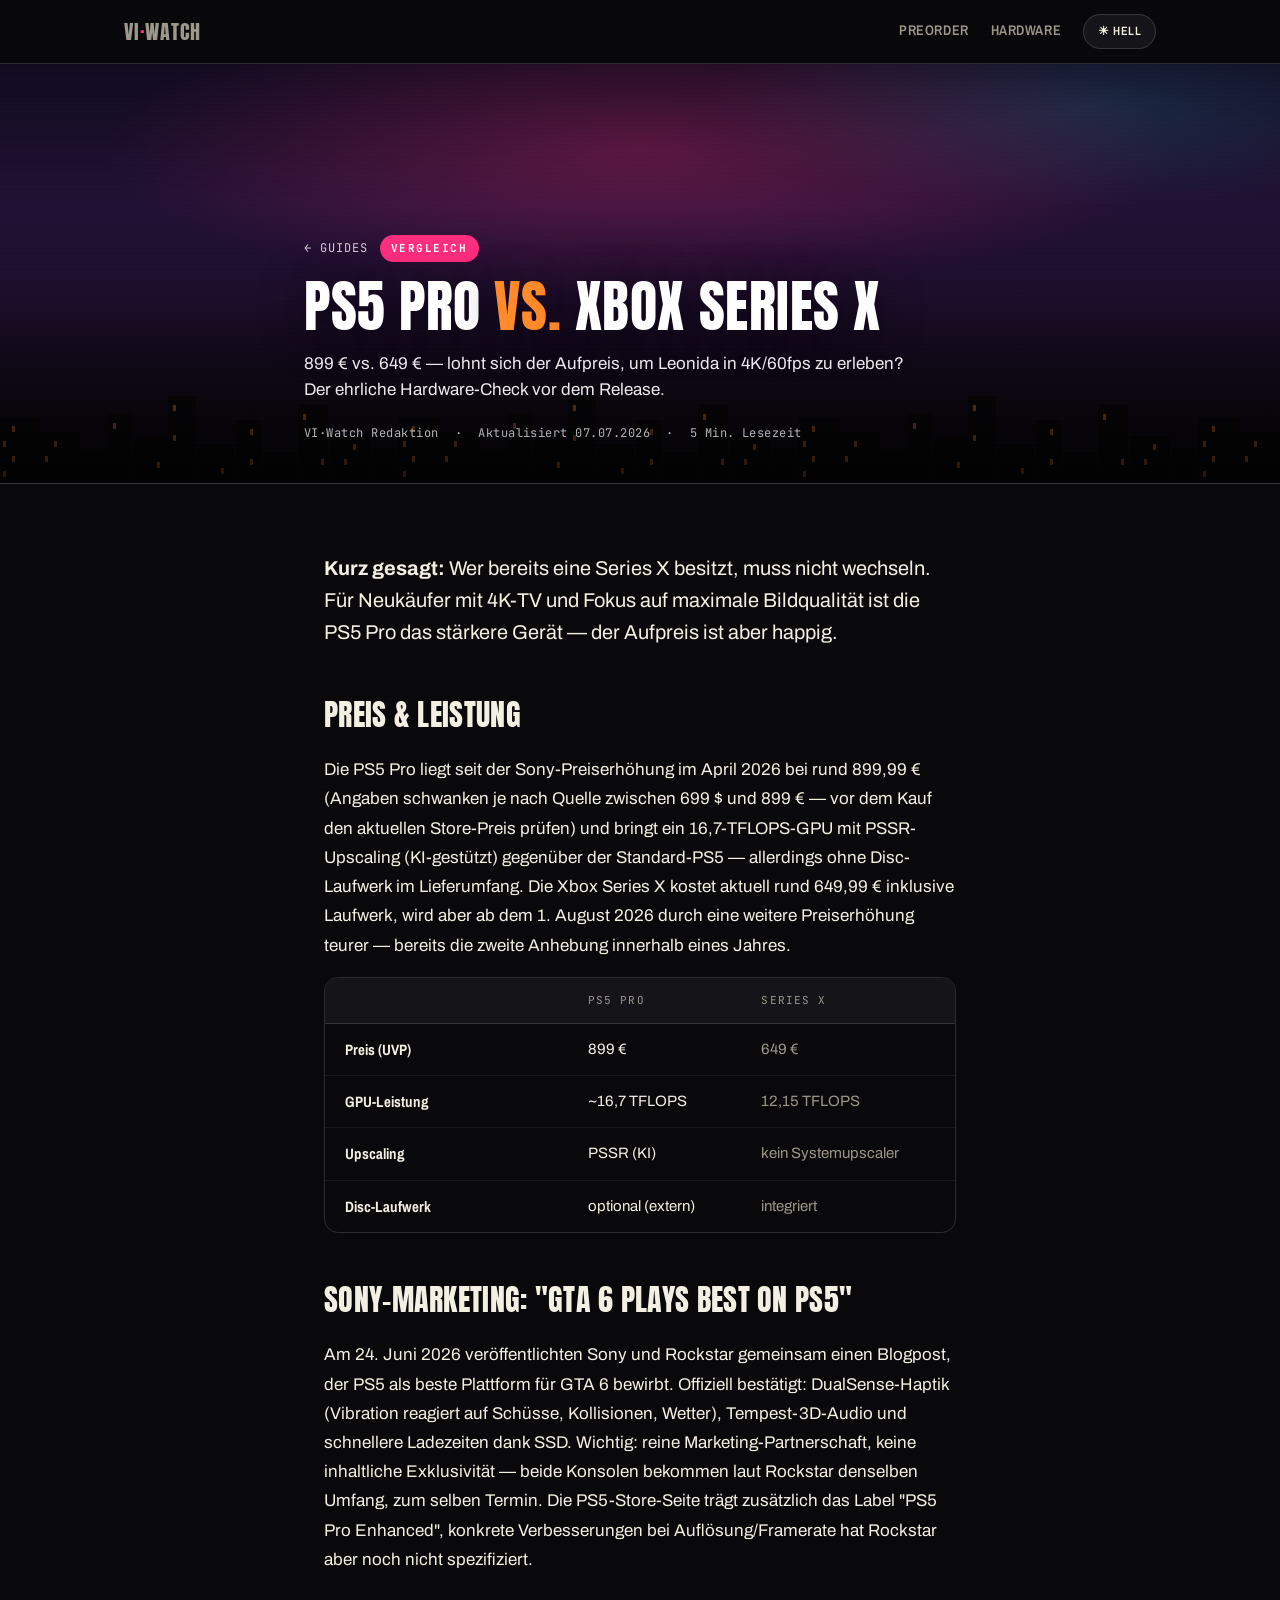
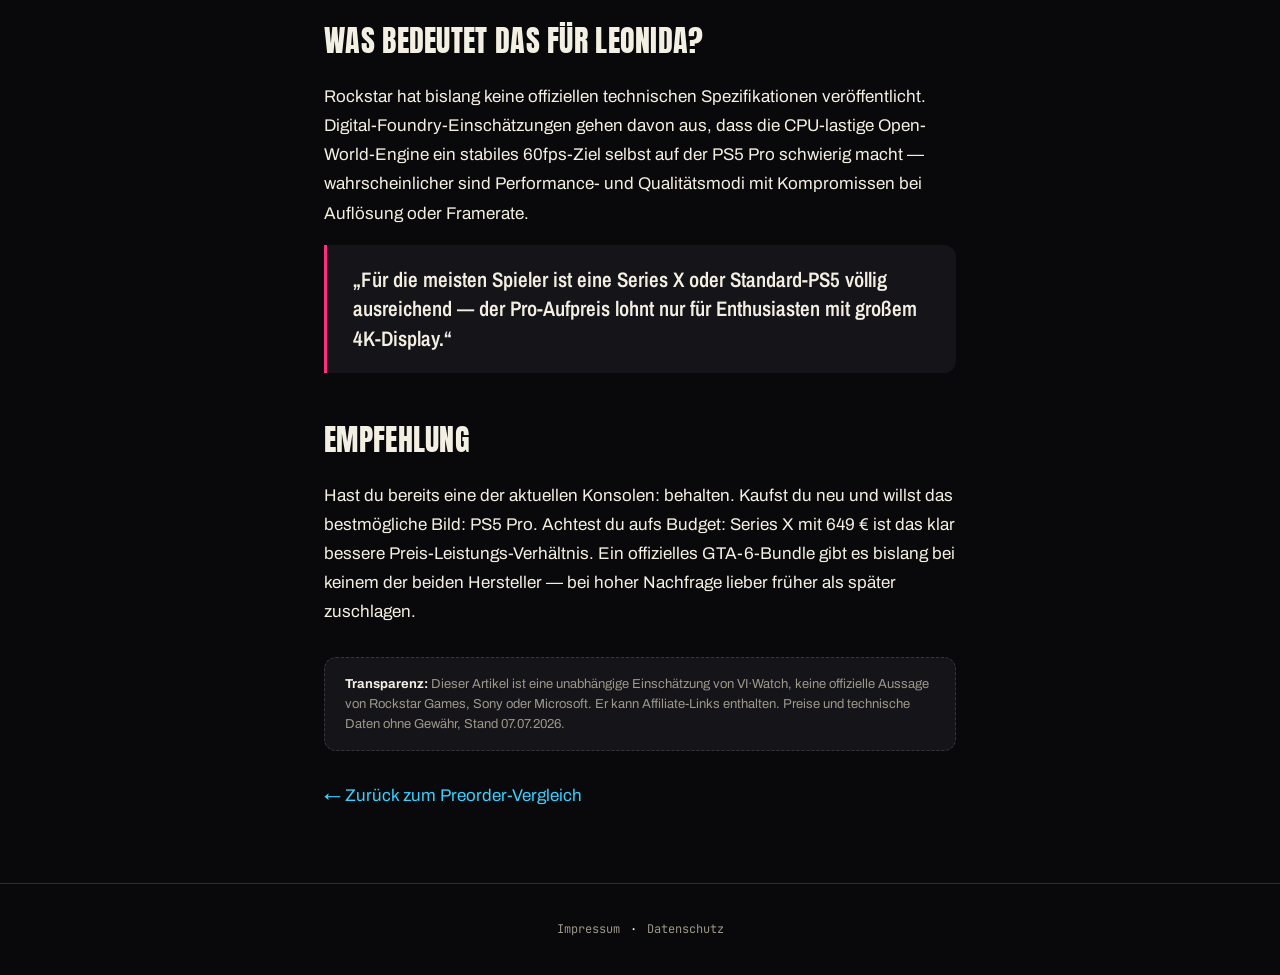
<file: articles/ps5pro-vs-seriesx.html>
<!DOCTYPE html>
<html lang="de">
<head>
<meta charset="UTF-8">
<meta name="viewport" content="width=device-width, initial-scale=1">
<script>(function(){try{var t=localStorage.getItem('viwatch-theme');if(t)document.documentElement.setAttribute('data-theme',t);}catch(e){}})();</script>
<title>PS5 Pro vs. Xbox Series X für GTA 6 — Lohnt sich der Aufpreis?</title>
<meta name="description" content="PS5 Pro (899 €) vs. Xbox Series X (649 €): Leistung, Preis und was das für GTA 6 in Leonida bedeutet.">
<link rel="canonical" href="https://vi-watch.de/articles/ps5pro-vs-seriesx.html">
<link rel="icon" type="image/svg+xml" href="../favicon.svg">
<meta property="og:type" content="article">
<meta property="og:title" content="PS5 Pro vs. Xbox Series X für GTA 6">
<meta property="og:description" content="PS5 Pro (899 €) vs. Xbox Series X (649 €): Leistung, Preis und was das für GTA 6 in Leonida bedeutet.">
<meta property="og:image" content="https://vi-watch.de/assets/og-image-small_1.png">
<meta name="twitter:card" content="summary_large_image">
<link rel="preconnect" href="https://fonts.googleapis.com">
<link rel="preconnect" href="https://fonts.gstatic.com" crossorigin>
<link href="https://fonts.googleapis.com/css2?family=Anton&family=Archivo:ital,wght@0,400;0,600;0,700;1,500&family=Archivo+Narrow:wght@500;600;700&family=JetBrains+Mono:wght@500;700&display=swap" rel="stylesheet">
<link rel="stylesheet" href="../css/style.css">
<!-- Google tag (gtag.js) -->
<script async src="https://www.googletagmanager.com/gtag/js?id=G-PHENVWCTR6"></script>
<script>
  window.dataLayer = window.dataLayer || [];
  function gtag(){dataLayer.push(arguments);}
  gtag('js', new Date());
  gtag('config', 'G-PHENVWCTR6');
</script>
</head>
<body>

<nav class="nav">
  <div class="wrap">
    <a class="brand" href="../index.html" style="text-decoration:none">VI<span>·</span>WATCH</a>
    <ul>
      <li><a href="../index.html#preorder">Preorder</a></li>
      <li><a href="../index.html#hardware">Hardware</a></li>
      <li><button id="theme-toggle" class="theme-toggle" type="button" aria-label="Zwischen Dark und Light Mode wechseln">☀ Hell</button></li>
    </ul>
  </div>
</nav>

<header class="article-hero">
  <div class="scene skyline-bg"></div>
  <div class="fade"></div>
  <div class="inner">
    <div class="crumbs">
      <a href="../index.html#hardware">← Guides</a>
      <span class="tag">Vergleich</span>
    </div>
    <h1>PS5 Pro <em style="color:var(--amber);font-style:normal;">vs.</em> Xbox Series X</h1>
    <p class="dek">899 € vs. 649 € — lohnt sich der Aufpreis, um Leonida in 4K/60fps zu erleben? Der ehrliche Hardware-Check vor dem Release.</p>
    <div class="meta-row"><span>VI·Watch Redaktion</span><span>·</span><span>Aktualisiert 07.07.2026</span><span>·</span><span>5 Min. Lesezeit</span></div>
  </div>
</header>

<article class="article">
  <div class="wrap-inner">
    <p class="lede"><strong>Kurz gesagt:</strong> Wer bereits eine Series X besitzt, muss nicht wechseln. Für Neukäufer mit 4K-TV und Fokus auf maximale Bildqualität ist die PS5 Pro das stärkere Gerät — der Aufpreis ist aber happig.</p>

    <h2>Preis &amp; Leistung</h2>
    <p>Die PS5 Pro liegt seit der Sony-Preiserhöhung im April 2026 bei rund 899,99 € (Angaben schwanken je nach Quelle zwischen 699 $ und 899 € — vor dem Kauf den aktuellen Store-Preis prüfen) und bringt ein 16,7-TFLOPS-GPU mit PSSR-Upscaling (KI-gestützt) gegenüber der Standard-PS5 — allerdings ohne Disc-Laufwerk im Lieferumfang. Die Xbox Series X kostet aktuell rund 649,99 € inklusive Laufwerk, wird aber ab dem 1. August 2026 durch eine weitere Preiserhöhung teurer — bereits die zweite Anhebung innerhalb eines Jahres.</p>

    <div class="spec-table">
      <div class="row head"><span></span><span>PS5 Pro</span><span>Series X</span></div>
      <div class="row"><span class="label">Preis (UVP)</span><span class="a">899 €</span><span class="b">649 €</span></div>
      <div class="row"><span class="label">GPU-Leistung</span><span class="a">~16,7 TFLOPS</span><span class="b">12,15 TFLOPS</span></div>
      <div class="row"><span class="label">Upscaling</span><span class="a">PSSR (KI)</span><span class="b">kein Systemupscaler</span></div>
      <div class="row"><span class="label">Disc-Laufwerk</span><span class="a">optional (extern)</span><span class="b">integriert</span></div>
    </div>

    <h2>Sony-Marketing: "GTA 6 plays best on PS5"</h2>
    <p>Am 24. Juni 2026 veröffentlichten Sony und Rockstar gemeinsam einen Blogpost, der PS5 als beste Plattform für GTA 6 bewirbt. Offiziell bestätigt: DualSense-Haptik (Vibration reagiert auf Schüsse, Kollisionen, Wetter), Tempest-3D-Audio und schnellere Ladezeiten dank SSD. Wichtig: reine Marketing-Partnerschaft, keine inhaltliche Exklusivität — beide Konsolen bekommen laut Rockstar denselben Umfang, zum selben Termin. Die PS5-Store-Seite trägt zusätzlich das Label "PS5 Pro Enhanced", konkrete Verbesserungen bei Auflösung/Framerate hat Rockstar aber noch nicht spezifiziert.</p>

    <h2>Was bedeutet das für Leonida?</h2>
    <p>Rockstar hat bislang keine offiziellen technischen Spezifikationen veröffentlicht. Digital-Foundry-Einschätzungen gehen davon aus, dass die CPU-lastige Open-World-Engine ein stabiles 60fps-Ziel selbst auf der PS5 Pro schwierig macht — wahrscheinlicher sind Performance- und Qualitätsmodi mit Kompromissen bei Auflösung oder Framerate.</p>

    <blockquote class="pullquote">„Für die meisten Spieler ist eine Series X oder Standard-PS5 völlig ausreichend — der Pro-Aufpreis lohnt nur für Enthusiasten mit großem 4K-Display.“</blockquote>

    <h2>Empfehlung</h2>
    <p>Hast du bereits eine der aktuellen Konsolen: behalten. Kaufst du neu und willst das bestmögliche Bild: PS5 Pro. Achtest du aufs Budget: Series X mit 649 € ist das klar bessere Preis-Leistungs-Verhältnis. Ein offizielles GTA-6-Bundle gibt es bislang bei keinem der beiden Hersteller — bei hoher Nachfrage lieber früher als später zuschlagen.</p>

    <div class="disclaimer-box">
      <strong>Transparenz:</strong> Dieser Artikel ist eine unabhängige Einschätzung von VI·Watch, keine offizielle Aussage von Rockstar Games, Sony oder Microsoft. Er kann Affiliate-Links enthalten. Preise und technische Daten ohne Gewähr, Stand 07.07.2026.
    </div>

    <p><a href="../index.html#preorder">← Zurück zum Preorder-Vergleich</a></p>
  </div>
</article>

<footer>
  <div class="wrap">
    <div class="links"><a href="../impressum.html">Impressum</a>·<a href="../datenschutz.html">Datenschutz</a></div>
  </div>
</footer>

<script src="../js/app.js"></script>
</body>
</html>
</file>
<file: css/style.css>
/* ===== Tokens ===== */
:root, [data-theme="dark"]{
  --bg:#09090b;
  --surface:#151418;
  --surface-2:#131217;
  --line:rgba(255,255,255,.14);
  --line-2:rgba(255,255,255,.06);
  --magenta:#FF2E7E;
  --cyan:#39CFFF;
  --amber:#FF8A2B;
  --text:#F4EFE3;
  --text-dim:#9D978A;
  --font-display:'Anton',sans-serif;
  --font-body:'Archivo',sans-serif;
  --font-narrow:'Archivo Narrow',sans-serif;
  --font-mono:'JetBrains Mono',monospace;
  --radius:14px;
}
[data-theme="light"]{
  --bg:#ECE4D5;
  --surface:#F5EFE3;
  --surface-2:#FBF6EA;
  --line:rgba(0,0,0,.16);
  --line-2:rgba(0,0,0,.06);
  --text:#141216;
  --text-dim:#5C574D;
}

*{box-sizing:border-box;}
html{scroll-behavior:smooth;}
body{
  margin:0;
  background:var(--bg);
  color:var(--text);
  font-family:var(--font-body);
  line-height:1.55;
  -webkit-font-smoothing:antialiased;
  overflow-x:hidden;
  transition:background-color .2s ease, color .2s ease;
}
a{color:var(--cyan);text-decoration:none;}
a:hover{text-decoration:underline;}
img{max-width:100%;display:block;}
:focus-visible{outline:2px solid var(--amber);outline-offset:3px;}

.wrap{max-width:1080px;margin:0 auto;padding:0 24px;}
.eyebrow{
  font-family:var(--font-mono);
  font-size:12px;
  letter-spacing:.14em;
  text-transform:uppercase;
  color:var(--cyan);
}
h1,h2,h3{font-family:var(--font-display);font-weight:400;text-transform:uppercase;letter-spacing:.01em;margin:0 0 .4em;}
h2{font-size:clamp(28px,4vw,42px);}
p{color:var(--text-dim);}

/* ===== Nav ===== */
.nav{
  position:sticky;top:0;z-index:50;
  background:rgba(9,9,11,.82);
  backdrop-filter:blur(10px);
  border-bottom:1px solid var(--line);
  transition:background-color .2s ease, border-color .2s ease;
}
[data-theme="light"] .nav{background:rgba(236,228,213,.82);}
.nav .wrap{display:flex;align-items:center;justify-content:space-between;padding:14px 24px;}
.brand{font-family:var(--font-display);font-size:20px;letter-spacing:.04em;color:var(--text);}
.brand span{color:var(--magenta);}
.nav ul{display:flex;align-items:center;gap:22px;list-style:none;margin:0;padding:0;font-family:var(--font-narrow);font-weight:600;font-size:14px;text-transform:uppercase;letter-spacing:.04em;}
.nav a{color:var(--text-dim);}
.nav a:hover{color:var(--cyan);text-decoration:none;}
.theme-toggle{
  font:inherit;font-family:var(--font-narrow);font-weight:600;font-size:12px;text-transform:uppercase;letter-spacing:.04em;
  cursor:pointer;color:var(--text);background:var(--surface);border:1px solid var(--line);
  padding:7px 14px;border-radius:100px;
}
.theme-toggle:hover{border-color:var(--magenta);}
@media (max-width: 640px){
  .nav .wrap{flex-direction:column;align-items:flex-start;gap:10px;padding:14px 20px;}
  .nav ul{gap:14px;flex-wrap:wrap;font-size:12px;}
}

/* ===== Hero / Countdown ===== */
.hero{
  padding:72px 0 56px;
  text-align:center;
  background:
    radial-gradient(ellipse 80% 60% at 50% -10%, rgba(255,46,126,.22), transparent),
    radial-gradient(ellipse 60% 50% at 90% 10%, rgba(57,207,255,.13), transparent);
  border-bottom:1px solid var(--line);
}
.hero h1{font-size:clamp(34px,6vw,64px);margin-top:14px;}
.hero h1 em{font-style:normal;color:var(--magenta);}
.hero .sub{max-width:560px;margin:10px auto 36px;font-size:17px;}

.countdown{display:flex;justify-content:center;gap:14px;flex-wrap:wrap;margin-bottom:30px;}
.countdown .unit{
  position:relative;
  background:var(--surface);
  border:1px solid var(--line);
  border-radius:var(--radius);
  padding:18px 10px;
  width:104px;
  overflow:hidden;
}
.countdown .unit::before{
  content:"";
  position:absolute;inset:0;
  background:repeating-linear-gradient(to bottom, rgba(255,255,255,.05) 0 2px, transparent 2px 4px);
  pointer-events:none;
}
[data-theme="light"] .countdown .unit::before{
  background:repeating-linear-gradient(to bottom, rgba(0,0,0,.04) 0 2px, transparent 2px 4px);
}
.countdown .num{
  display:block;
  font-family:var(--font-mono);
  font-size:40px;
  font-weight:700;
  color:var(--text);
  text-shadow:1px 0 var(--magenta), -1px 0 var(--cyan);
  animation:flicker 4.5s infinite steps(1);
}
.countdown .label{
  display:block;font-family:var(--font-mono);font-size:11px;letter-spacing:.12em;
  text-transform:uppercase;color:var(--text-dim);margin-top:6px;
}
@keyframes flicker{
  0%,92%,100%{opacity:1;text-shadow:1px 0 var(--magenta),-1px 0 var(--cyan);}
  93%{opacity:.7;text-shadow:2px 0 var(--magenta),-2px 0 var(--cyan);}
  95%{opacity:1;text-shadow:0 0 transparent;}
}
@media (prefers-reduced-motion: reduce){
  .countdown .num{animation:none;}
  html{scroll-behavior:auto;}
}
@media (max-width: 420px){
  .countdown{gap:6px;}
  .countdown .unit{width:70px;padding:12px 4px;}
  .countdown .num{font-size:26px;}
  .countdown .label{font-size:9px;}
}

.cta{
  display:inline-block;
  background:var(--amber);
  color:#1a1208;
  font-family:var(--font-narrow);
  font-weight:700;
  text-transform:uppercase;
  letter-spacing:.04em;
  font-size:14px;
  padding:14px 28px;
  border-radius:999px;
  transition:transform .15s ease;
}
.cta:hover{transform:translateY(-2px);text-decoration:none;}

/* ===== Quick facts strip ===== */
.quickfacts{
  display:flex;justify-content:center;flex-wrap:wrap;gap:0;
  list-style:none;margin:36px auto 0;padding:0;max-width:640px;
  border:1px solid var(--line);border-radius:var(--radius);overflow:hidden;
  background:var(--surface);
}
.quickfacts li{
  flex:1 1 140px;display:flex;flex-direction:column;align-items:center;gap:2px;
  padding:16px 12px;border-right:1px solid var(--line);
}
.quickfacts li:last-child{border-right:none;}
.qf-ico{font-size:18px;line-height:1;}
.qf-label{font-family:var(--font-mono);font-size:10px;text-transform:uppercase;letter-spacing:.1em;color:var(--text-dim);}
.qf-val{font-family:var(--font-mono);font-size:14px;font-weight:700;color:var(--cyan);}
@media (max-width: 520px){
  .quickfacts li{flex:1 1 45%;border-right:none;border-bottom:1px solid var(--line);}
  .quickfacts li:nth-child(2n){border-right:1px solid var(--line);}
}

/* ===== Video embed ===== */
.video-embed{
  position:relative;width:100%;padding-top:56.25%;
  border:1px solid var(--line);border-radius:var(--radius);overflow:hidden;
  background:var(--surface);
}
.video-embed iframe{
  position:absolute;inset:0;width:100%;height:100%;border:0;
}

/* ===== Ticker ===== */
.ticker-bar{background:var(--surface-2);border-bottom:1px solid var(--line);overflow:hidden;white-space:nowrap;}
.ticker-track{display:inline-block;padding:10px 0;font-family:var(--font-mono);font-size:13px;color:var(--text-dim);animation:scroll 38s linear infinite;}
.ticker-track span{margin-right:48px;}
.ticker-track span b{color:var(--cyan);}
@keyframes scroll{from{transform:translateX(0);}to{transform:translateX(-50%);}}

/* ===== Sections ===== */
section{padding:64px 0;}
.section-head{margin-bottom:32px;}

.live-dot{
  display:inline-block;width:7px;height:7px;border-radius:50%;
  background:var(--cyan);margin-right:7px;
  box-shadow:0 0 0 0 rgba(57,207,255,.6);
  animation:pulse 2s infinite;
}
@keyframes pulse{
  0%{box-shadow:0 0 0 0 rgba(57,207,255,.55);}
  70%{box-shadow:0 0 0 6px rgba(57,207,255,0);}
  100%{box-shadow:0 0 0 0 rgba(57,207,255,0);}
}
@media (prefers-reduced-motion: reduce){
  .live-dot{animation:none;}
}

/* Preorder table */
.table-wrap{overflow-x:auto;border:1px solid var(--line);border-radius:var(--radius);}
table{width:100%;border-collapse:collapse;font-size:14px;min-width:620px;}
th,td{padding:14px 16px;text-align:left;border-bottom:1px solid var(--line);}
thead th{font-family:var(--font-mono);font-size:11px;text-transform:uppercase;letter-spacing:.08em;color:var(--text-dim);background:var(--surface);}
tbody tr:hover{background:var(--surface);}
td.price{font-family:var(--font-mono);color:var(--amber);font-weight:700;}
td a.buy{font-family:var(--font-narrow);font-weight:700;font-size:12px;color:var(--bg);background:var(--cyan);padding:6px 12px;border-radius:6px;text-transform:uppercase;letter-spacing:.03em;}
td a.buy:hover{text-decoration:none;opacity:.85;}
.note{font-size:12px;color:var(--text-dim);margin-top:10px;}

/* Platform badges */
.platform{display:flex;align-items:center;gap:8px;flex-wrap:wrap;}
.badge{
  font-family:var(--font-mono);font-size:10px;font-weight:700;letter-spacing:.03em;
  padding:3px 6px;border-radius:5px;color:var(--bg);flex-shrink:0;
}
.badge-psn{background:var(--cyan);}
.badge-xbx{background:var(--amber);}
.badge-amz{background:var(--amber);color:#1a1208;}
.badge-mm{background:var(--magenta);}
.badge-all{background:var(--text-dim);color:var(--bg);}
.badge-pc{background:var(--line);color:var(--text-dim);}
.tip-pill{
  font-family:var(--font-mono);font-size:9px;text-transform:uppercase;letter-spacing:.06em;
  background:var(--magenta);color:var(--text);padding:2px 7px;border-radius:999px;
}
.row-tip{background:rgba(255,46,126,.06);}

/* Responsive: stacked cards below 700px instead of horizontal scroll */
@media (max-width: 700px){
  .table-wrap{border:none;overflow:visible;}
  table{min-width:0;}
  thead{position:absolute;left:-9999px;top:-9999px;}
  tbody{display:flex;flex-direction:column;gap:14px;}
  tr{
    display:flex;flex-direction:column;gap:8px;
    background:var(--surface);border:1px solid var(--line);border-radius:var(--radius);
    padding:16px;
  }
  .row-tip{border-color:var(--magenta);}
  td{display:flex;justify-content:space-between;align-items:center;gap:10px;border-bottom:none;padding:0;text-align:right;}
  td[data-label]::before{
    content:attr(data-label);
    font-family:var(--font-mono);font-size:10px;text-transform:uppercase;letter-spacing:.08em;
    color:var(--text-dim);flex-shrink:0;
  }
  td[data-label="Plattform"]{flex-direction:column;align-items:flex-start;text-align:left;}
  td[data-label="Plattform"]::before{display:none;}
  td[data-label=""]::before{display:none;}
  td[data-label=""]{justify-content:flex-end;}
  td a.buy{width:100%;text-align:center;padding:10px;}
}

/* Cards */
.grid{display:grid;grid-template-columns:repeat(auto-fit,minmax(260px,1fr));gap:20px;}
.card{
  background:var(--surface);border:1px solid var(--line);border-radius:var(--radius);
  padding:24px;transition:border-color .15s ease, transform .15s ease;
}
.card:hover{border-color:var(--magenta);transform:translateY(-3px);}
.card .eyebrow{margin-bottom:8px;display:block;}
.card h3{font-family:var(--font-narrow);font-weight:700;text-transform:none;font-size:20px;margin-bottom:8px;}
.card p{font-size:14px;margin:0 0 14px;}
.card a.more{font-family:var(--font-narrow);font-weight:700;font-size:13px;text-transform:uppercase;letter-spacing:.03em;}

.card-scene{padding-top:0;overflow:hidden;}
.card-art{width:calc(100% + 48px);margin:0 -24px 16px;display:block;}

/* Footer */
footer{border-top:1px solid var(--line);padding:36px 0;text-align:center;}
footer p{font-size:12px;color:var(--text-dim);max-width:640px;margin:0 auto 14px;}
footer .links{font-family:var(--font-mono);font-size:12px;}
footer .links a{margin:0 10px;color:var(--text-dim);}

/* ===== Article pages ===== */
.article-hero{
  position:relative;min-height:420px;display:flex;flex-direction:column;justify-content:flex-end;
  overflow:hidden;background:var(--surface-2);border-bottom:1px solid var(--line);
}
.article-hero .scene{position:absolute;inset:0;z-index:0;}
.article-hero .fade{
  position:absolute;inset:0;z-index:1;pointer-events:none;
  background:linear-gradient(180deg, rgba(0,0,0,.35) 0%, rgba(0,0,0,.1) 34%, rgba(0,0,0,.82) 100%);
}
[data-theme="light"] .article-hero .fade{
  background:linear-gradient(180deg, rgba(0,0,0,.08) 0%, rgba(0,0,0,.02) 34%, rgba(0,0,0,.55) 100%);
}
.article-hero .inner{position:relative;z-index:2;width:100%;max-width:720px;margin:0 auto;padding:88px 24px 40px;color:#fff;}
.article-hero .crumbs{display:flex;align-items:center;gap:12px;margin-bottom:18px;flex-wrap:wrap;}
.article-hero .crumbs a{font-family:var(--font-mono);font-size:12px;letter-spacing:.08em;text-transform:uppercase;color:rgba(255,255,255,.8);}
.article-hero .tag{
  font-family:var(--font-mono);font-weight:700;font-size:11px;letter-spacing:.14em;text-transform:uppercase;
  color:#fff;background:var(--magenta);padding:5px 11px;border-radius:100px;
}
.article-hero h1{font-size:clamp(32px,6vw,56px);line-height:.95;margin:0;text-shadow:0 6px 40px rgba(0,0,0,.5);color:#fff;}
.article-hero .dek{max-width:600px;font-size:17px;line-height:1.5;margin:18px 0 0;color:rgba(255,255,255,.92);}
.article-hero .meta-row{display:flex;align-items:center;gap:16px;margin-top:22px;font-family:var(--font-mono);font-size:12px;letter-spacing:.04em;color:rgba(255,255,255,.7);flex-wrap:wrap;}

.article{padding:0 0 56px;max-width:680px;margin:0 auto;}
.article .wrap-inner{padding:48px 24px 0;}
.article .meta{font-family:var(--font-mono);font-size:12px;color:var(--text-dim);margin-bottom:24px;}
.article h2{font-size:30px;margin-top:44px;margin-bottom:16px;}
.article p{color:var(--text);font-size:17px;line-height:1.72;}
.article .lede{font-size:20px;line-height:1.6;color:var(--text);}
.disclaimer-box{
  background:var(--surface);border:1px dashed var(--line);border-radius:12px;
  padding:16px 20px;font-size:13px;color:var(--text-dim);margin:30px 0;
}
.disclaimer-box strong{color:var(--text);}

.pullquote{
  margin:0 0 26px;padding:20px 26px;border-left:3px solid var(--magenta);
  background:var(--surface);border-radius:0 12px 12px 0;
  font-family:var(--font-narrow);font-weight:600;font-size:21px;line-height:1.4;color:var(--text);
}

.spec-table{border:1px solid var(--line);border-radius:14px;overflow:hidden;margin:0 0 28px;}
.spec-table .row{display:grid;grid-template-columns:1.4fr 1fr 1fr;align-items:center;padding:14px 20px;border-bottom:1px solid var(--line-2);font-size:15px;}
.spec-table .row:last-child{border-bottom:none;}
.spec-table .head{background:var(--surface);font-family:var(--font-mono);font-size:11px;letter-spacing:.1em;text-transform:uppercase;color:var(--text-dim);border-bottom:1px solid var(--line);}
.spec-table .label{font-family:var(--font-narrow);font-weight:700;}
.spec-table .a{color:var(--text);}
.spec-table .b{color:var(--text-dim);}

/* ===== Signature: Vice City skyline silhouette ===== */
.skyline-bg{
  position:absolute;inset:0;
  background:
    radial-gradient(ellipse 70% 60% at 50% 20%, rgba(255,46,126,.35), transparent 60%),
    radial-gradient(ellipse 50% 40% at 85% 10%, rgba(57,207,255,.2), transparent 60%),
    linear-gradient(180deg, #1a1030 0%, #2b1440 55%, #09090b 100%);
}
.skyline-bg::after{
  content:"";
  position:absolute;left:0;right:0;bottom:0;height:55%;
  background-image:url("data:image/svg+xml,<svg xmlns='http://www.w3.org/2000/svg' viewBox='0 0 400 60' preserveAspectRatio='none'><rect x='0' y='26' width='40' height='34' fill='%2309090b'/><rect x='40' y='38' width='30' height='22' fill='%2309090b'/><rect x='68' y='14' width='24' height='46' fill='%2309090b'/><rect x='94' y='30' width='34' height='30' fill='%2309090b'/><rect x='128' y='2' width='28' height='58' fill='%2309090b'/><rect x='158' y='34' width='36' height='26' fill='%2309090b'/><rect x='196' y='18' width='26' height='42' fill='%2309090b'/><rect x='224' y='40' width='32' height='20' fill='%2309090b'/><rect x='258' y='8' width='30' height='52' fill='%2309090b'/><rect x='290' y='28' width='40' height='32' fill='%2309090b'/><rect x='332' y='36' width='24' height='24' fill='%2309090b'/><rect x='358' y='16' width='42' height='44' fill='%2309090b'/><rect x='14' y='32' width='3' height='4' fill='%23FF8A2B' opacity='0.85'/><rect x='5' y='42' width='3' height='4' fill='%23FF8A2B' opacity='0.85'/><rect x='73' y='20' width='3' height='4' fill='%23FF8A2B' opacity='0.85'/><rect x='117' y='46' width='3' height='4' fill='%23FF8A2B' opacity='0.85'/><rect x='133' y='8' width='3' height='4' fill='%23FF8A2B' opacity='0.85'/><rect x='133' y='28' width='3' height='4' fill='%23FF8A2B' opacity='0.85'/><rect x='181' y='50' width='3' height='4' fill='%23FF8A2B' opacity='0.85'/><rect x='210' y='24' width='3' height='4' fill='%23FF8A2B' opacity='0.85'/><rect x='210' y='44' width='3' height='4' fill='%23FF8A2B' opacity='0.85'/><rect x='263' y='14' width='3' height='4' fill='%23FF8A2B' opacity='0.85'/><rect x='281' y='44' width='3' height='4' fill='%23FF8A2B' opacity='0.85'/><rect x='313' y='34' width='3' height='4' fill='%23FF8A2B' opacity='0.85'/><rect x='304' y='44' width='3' height='4' fill='%23FF8A2B' opacity='0.85'/><rect x='372' y='22' width='3' height='4' fill='%23FF8A2B' opacity='0.85'/><rect x='363' y='32' width='3' height='4' fill='%23FF8A2B' opacity='0.85'/><rect x='372' y='42' width='3' height='4' fill='%23FF8A2B' opacity='0.85'/><rect x='363' y='52' width='3' height='4' fill='%23FF8A2B' opacity='0.85'/></svg>");
  background-repeat:repeat-x;background-position:bottom;background-size:400px 90px;opacity:.9;
}
.hero{position:relative;overflow:hidden;}
.hero::after{
  content:"";
  position:absolute;left:0;right:0;bottom:0;
  height:90px;
  background-image:url("data:image/svg+xml,<svg xmlns='http://www.w3.org/2000/svg' viewBox='0 0 400 60' preserveAspectRatio='none'><rect x='0' y='26' width='40' height='34' fill='%231a1030'/><rect x='40' y='38' width='30' height='22' fill='%231a1030'/><rect x='68' y='14' width='24' height='46' fill='%231a1030'/><rect x='94' y='30' width='34' height='30' fill='%231a1030'/><rect x='128' y='2' width='28' height='58' fill='%231a1030'/><rect x='158' y='34' width='36' height='26' fill='%231a1030'/><rect x='196' y='18' width='26' height='42' fill='%231a1030'/><rect x='224' y='40' width='32' height='20' fill='%231a1030'/><rect x='258' y='8' width='30' height='52' fill='%231a1030'/><rect x='290' y='28' width='40' height='32' fill='%231a1030'/><rect x='332' y='36' width='24' height='24' fill='%231a1030'/><rect x='358' y='16' width='42' height='44' fill='%231a1030'/><rect x='14' y='32' width='3' height='4' fill='%23FF8A2B' opacity='0.85'/><rect x='5' y='42' width='3' height='4' fill='%23FF8A2B' opacity='0.85'/><rect x='73' y='20' width='3' height='4' fill='%23FF8A2B' opacity='0.85'/><rect x='117' y='46' width='3' height='4' fill='%23FF8A2B' opacity='0.85'/><rect x='133' y='8' width='3' height='4' fill='%23FF8A2B' opacity='0.85'/><rect x='133' y='28' width='3' height='4' fill='%23FF8A2B' opacity='0.85'/><rect x='181' y='50' width='3' height='4' fill='%23FF8A2B' opacity='0.85'/><rect x='210' y='24' width='3' height='4' fill='%23FF8A2B' opacity='0.85'/><rect x='210' y='44' width='3' height='4' fill='%23FF8A2B' opacity='0.85'/><rect x='263' y='14' width='3' height='4' fill='%23FF8A2B' opacity='0.85'/><rect x='281' y='44' width='3' height='4' fill='%23FF8A2B' opacity='0.85'/><rect x='313' y='34' width='3' height='4' fill='%23FF8A2B' opacity='0.85'/><rect x='304' y='44' width='3' height='4' fill='%23FF8A2B' opacity='0.85'/><rect x='372' y='22' width='3' height='4' fill='%23FF8A2B' opacity='0.85'/><rect x='363' y='32' width='3' height='4' fill='%23FF8A2B' opacity='0.85'/><rect x='372' y='42' width='3' height='4' fill='%23FF8A2B' opacity='0.85'/><rect x='363' y='52' width='3' height='4' fill='%23FF8A2B' opacity='0.85'/></svg>");
  background-repeat:repeat-x;
  background-position:bottom;
  background-size:400px 90px;
  opacity:.55;
  pointer-events:none;
}
[data-theme="light"] .hero::after{opacity:.15;}
.hero .wrap{position:relative;z-index:1;}

/* ===== Signature: subtle scanline overlay (ties to "WATCH") ===== */
body::before{
  content:"";
  position:fixed;inset:0;
  z-index:999;
  pointer-events:none;
  background:repeating-linear-gradient(to bottom, rgba(0,0,0,0) 0px, rgba(0,0,0,0) 2px, rgba(255,255,255,.02) 3px, rgba(0,0,0,0) 4px);
  mix-blend-mode:overlay;
}
[data-theme="light"] body::before{
  background:repeating-linear-gradient(to bottom, rgba(0,0,0,0) 0px, rgba(0,0,0,0) 2px, rgba(0,0,0,.015) 3px, rgba(0,0,0,0) 4px);
}
@media (prefers-reduced-motion: reduce){
  body::before{display:none;}
}

/* ===== Card hover: viewfinder brackets instead of generic border+lift ===== */
.card{position:relative;}
.card::before,.card::after{
  content:"";
  position:absolute;
  width:16px;height:16px;
  opacity:0;
  transition:opacity .2s ease, transform .2s ease;
  pointer-events:none;
}
.card::before{
  top:-1px;left:-1px;
  border-top:2px solid var(--cyan);border-left:2px solid var(--cyan);
  transform:translate(5px,5px);
}
.card::after{
  bottom:-1px;right:-1px;
  border-bottom:2px solid var(--cyan);border-right:2px solid var(--cyan);
  transform:translate(-5px,-5px);
}
.card:hover::before,.card:hover::after{opacity:1;transform:translate(0,0);}

/* ===== FAQ accordion ===== */
.faq-list{display:flex;flex-direction:column;gap:10px;}
.faq-list details{
  background:var(--surface);border:1px solid var(--line);border-radius:var(--radius);
  padding:4px 20px;
}
.faq-list summary{
  cursor:pointer;list-style:none;padding:16px 0;
  font-family:var(--font-body);font-weight:600;font-size:15px;color:var(--text);
  display:flex;justify-content:space-between;align-items:center;gap:12px;
}
.faq-list summary::-webkit-details-marker{display:none;}
.faq-list summary::after{
  content:"+";font-family:var(--font-mono);font-size:20px;color:var(--cyan);
  flex-shrink:0;transition:transform .2s ease;
}
.faq-list details[open] summary::after{transform:rotate(45deg);}
.faq-list details[open] summary{border-bottom:1px solid var(--line);}
.faq-list p{font-size:14px;padding:14px 0 18px;margin:0;}
.faq-list summary:focus-visible{outline:2px solid var(--amber);outline-offset:3px;border-radius:6px;}
</file>
